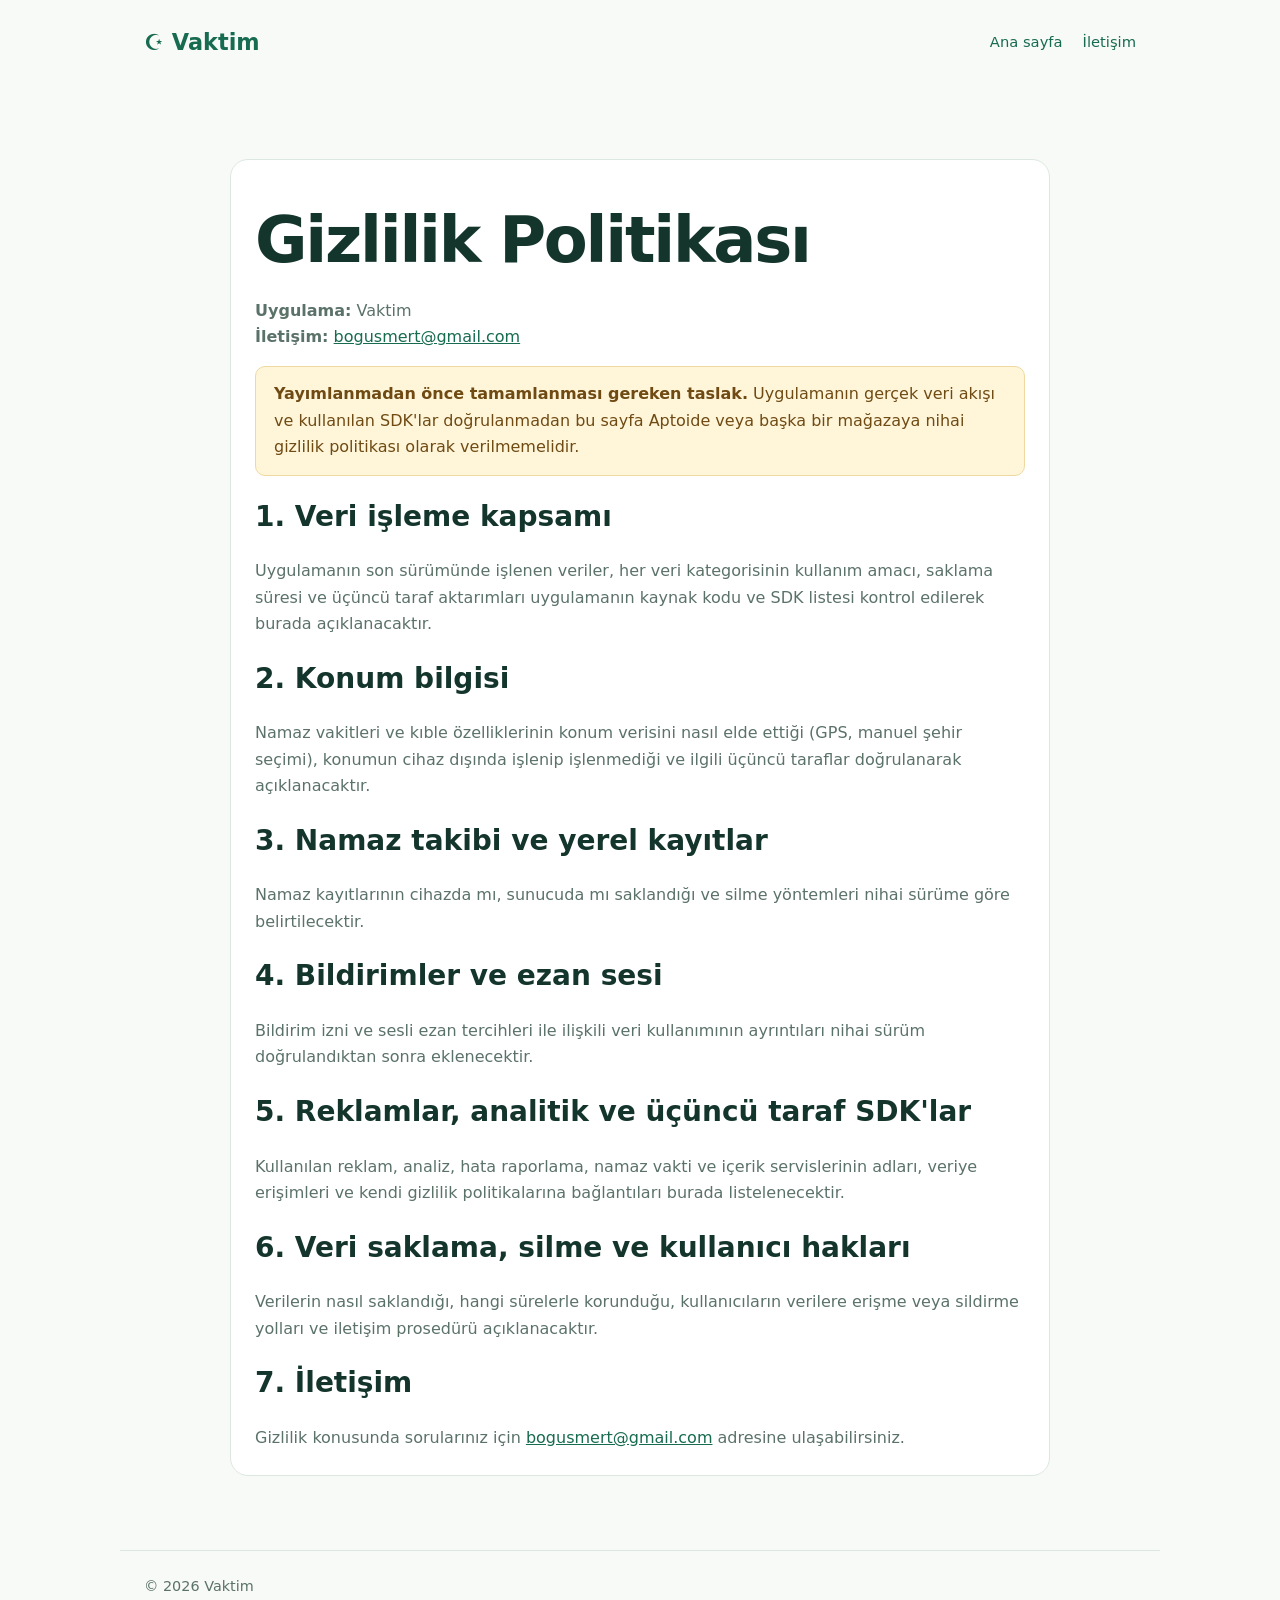
<file: index.html>
<!doctype html><html lang="tr"><head><meta charset="utf-8"><meta name="viewport" content="width=device-width,initial-scale=1"><title>Gizlilik Politikası | Vaktim</title><link rel="stylesheet" href="../styles.css"></head><body><header class="wrap"><a class="brand" href="../">☪ Vaktim</a><nav><a href="../">Ana sayfa</a><a href="mailto:bogusmert@gmail.com">İletişim</a></nav></header><main class="wrap"><article class="document"><h1>Gizlilik Politikası</h1><p><strong>Uygulama:</strong> Vaktim<br><strong>İletişim:</strong> <a href="mailto:bogusmert@gmail.com">bogusmert@gmail.com</a></p><p class="warning"><strong>Yayımlanmadan önce tamamlanması gereken taslak.</strong> Uygulamanın gerçek veri akışı ve kullanılan SDK'lar doğrulanmadan bu sayfa Aptoide veya başka bir mağazaya nihai gizlilik politikası olarak verilmemelidir.</p><h2>1. Veri işleme kapsamı</h2><p>Uygulamanın son sürümünde işlenen veriler, her veri kategorisinin kullanım amacı, saklama süresi ve üçüncü taraf aktarımları uygulamanın kaynak kodu ve SDK listesi kontrol edilerek burada açıklanacaktır.</p><h2>2. Konum bilgisi</h2><p>Namaz vakitleri ve kıble özelliklerinin konum verisini nasıl elde ettiği (GPS, manuel şehir seçimi), konumun cihaz dışında işlenip işlenmediği ve ilgili üçüncü taraflar doğrulanarak açıklanacaktır.</p><h2>3. Namaz takibi ve yerel kayıtlar</h2><p>Namaz kayıtlarının cihazda mı, sunucuda mı saklandığı ve silme yöntemleri nihai sürüme göre belirtilecektir.</p><h2>4. Bildirimler ve ezan sesi</h2><p>Bildirim izni ve sesli ezan tercihleri ile ilişkili veri kullanımının ayrıntıları nihai sürüm doğrulandıktan sonra eklenecektir.</p><h2>5. Reklamlar, analitik ve üçüncü taraf SDK'lar</h2><p>Kullanılan reklam, analiz, hata raporlama, namaz vakti ve içerik servislerinin adları, veriye erişimleri ve kendi gizlilik politikalarına bağlantıları burada listelenecektir.</p><h2>6. Veri saklama, silme ve kullanıcı hakları</h2><p>Verilerin nasıl saklandığı, hangi sürelerle korunduğu, kullanıcıların verilere erişme veya sildirme yolları ve iletişim prosedürü açıklanacaktır.</p><h2>7. İletişim</h2><p>Gizlilik konusunda sorularınız için <a href="mailto:bogusmert@gmail.com">bogusmert@gmail.com</a> adresine ulaşabilirsiniz.</p></article></main><footer class="wrap">© 2026 Vaktim</footer></body></html>
</file>
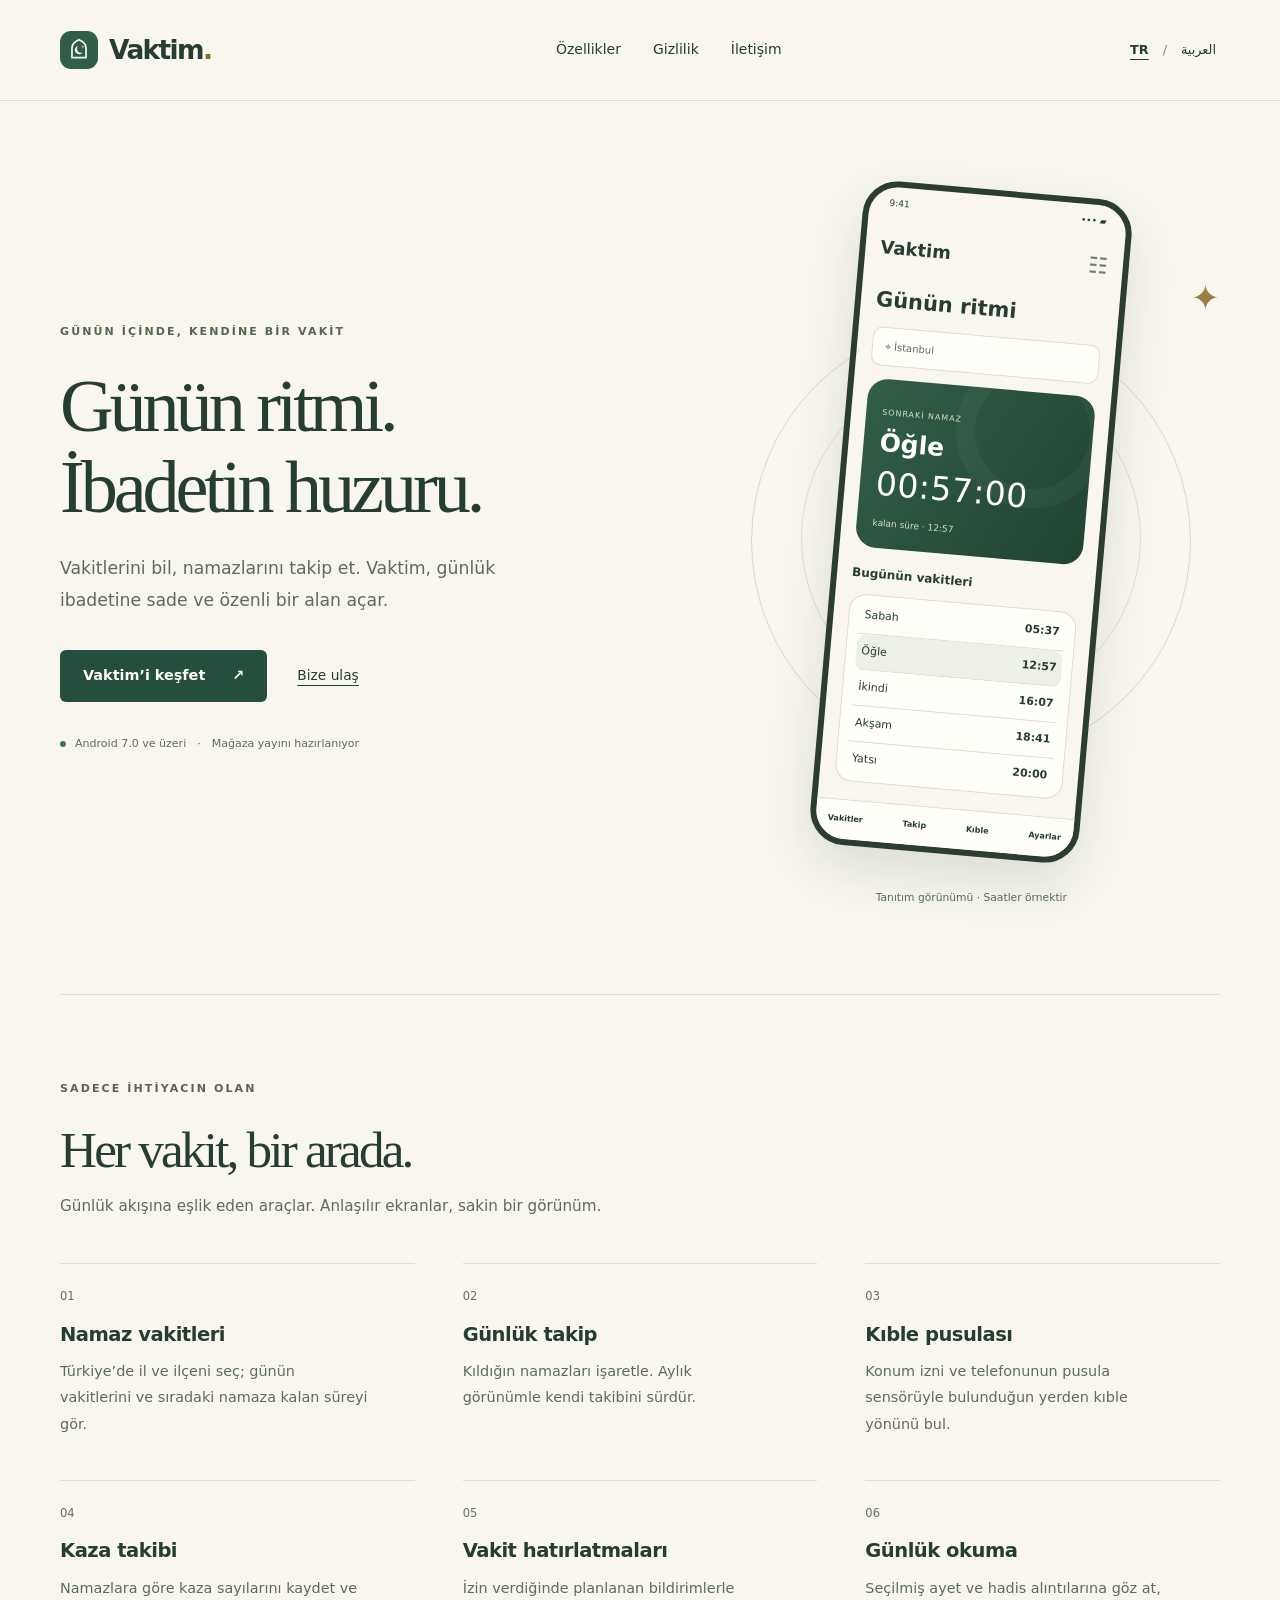
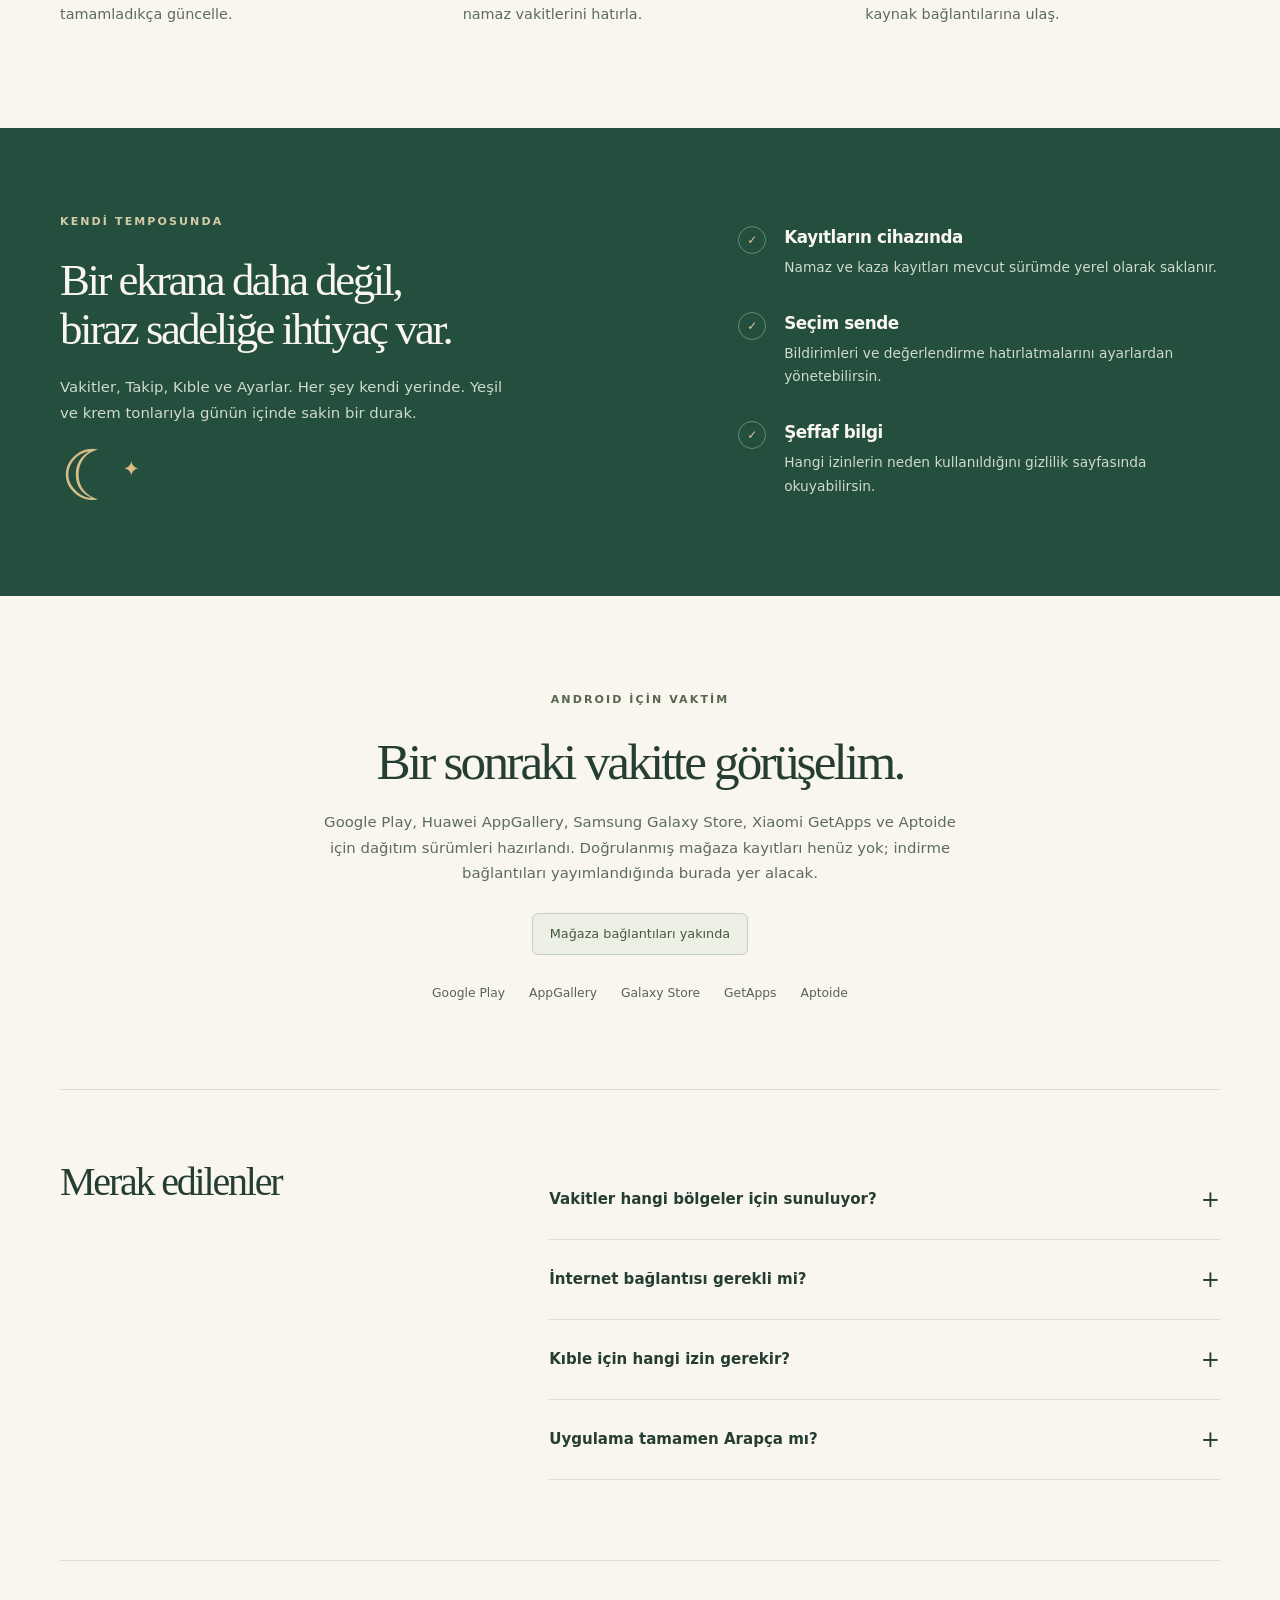
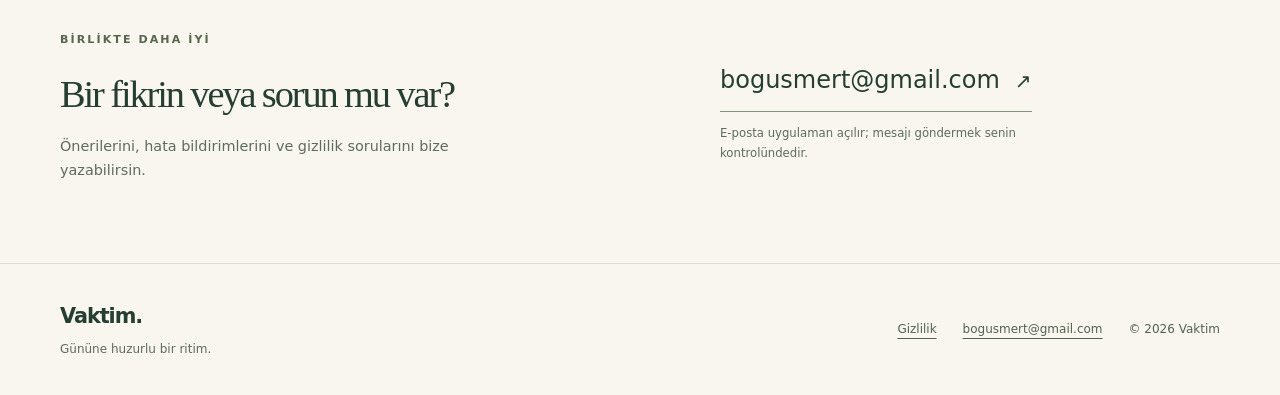
<file: docs/index.html>
<!doctype html>
<html lang="tr" dir="ltr">
<head>
<meta charset="utf-8"><meta name="viewport" content="width=device-width, initial-scale=1">
<title>Vaktim — Namaz vakitleri ve günlük namaz takibi</title><meta name="description" content="Vaktim ile Türkiye namaz vakitlerini görüntüle, günlük namazlarını ve kazalarını takip et, kıble yönünü bul. Android uygulamasını keşfet.">
<meta name="theme-color" content="#244e3d"><meta name="color-scheme" content="light">
<meta name="referrer" content="strict-origin-when-cross-origin">
<link rel="canonical" href="https://mertbogus.github.io/vaktim/">
<link rel="alternate" hreflang="tr" href="https://mertbogus.github.io/vaktim/">
<link rel="alternate" hreflang="ar" href="https://mertbogus.github.io/vaktim/ar/">
<link rel="alternate" hreflang="x-default" href="https://mertbogus.github.io/vaktim/">
<meta property="og:type" content="website"><meta property="og:title" content="Vaktim — Namaz vakitleri ve günlük namaz takibi">
<meta property="og:description" content="Vaktim ile Türkiye namaz vakitlerini görüntüle, günlük namazlarını ve kazalarını takip et, kıble yönünü bul. Android uygulamasını keşfet."><meta property="og:url" content="https://mertbogus.github.io/vaktim/">
<meta property="og:locale" content="tr_TR">
<meta property="og:image" content="https://mertbogus.github.io/vaktim/assets/social.png"><meta property="og:image:width" content="1200"><meta property="og:image:height" content="630"><meta property="og:image:alt" content="Vaktim">
<meta name="twitter:card" content="summary_large_image">
<link rel="icon" type="image/svg+xml" href="./assets/mark.svg">
<link rel="apple-touch-icon" href="./assets/icon.png">
<link rel="stylesheet" href="./assets/style.css">
<script type="application/ld+json">{"@context": "https://schema.org", "@type": "SoftwareApplication", "name": "Vaktim", "url": "https://mertbogus.github.io/vaktim/", "inLanguage": "tr", "description": "Vaktim ile Türkiye namaz vakitlerini görüntüle, günlük namazlarını ve kazalarını takip et, kıble yönünü bul. Android uygulamasını keşfet.", "operatingSystem": "Android 7.0+", "applicationCategory": "LifestyleApplication"}</script>
</head><body>
<a class="skip" href="#main">İçeriğe geç</a>
<header class="site-header"><div class="wrap header-inner">
<a class="brand" href="./" aria-label="Vaktim — Ana sayfa"><img src="./assets/mark.svg" width="38" height="38" alt=""><span dir="ltr">Vaktim<span class="brand-dot">.</span></span></a>
<nav class="navigation" aria-label="Ana gezinme">
<a href="./#features">Özellikler</a><a href="./privacy/" >Gizlilik</a><a href="./#contact">İletişim</a>
</nav><nav class="language" aria-label="Dil">
<a lang="tr" hreflang="tr" href="https://mertbogus.github.io/vaktim/" aria-current="page">TR</a><span aria-hidden="true">/</span><a lang="ar" hreflang="ar" href="./ar/" >العربية</a>
</nav></div></header>
<main id="main">
<section class="hero wrap" aria-labelledby="hero-title"><div class="hero-copy"><p class="eyebrow">GÜNÜN İÇİNDE, KENDİNE BİR VAKİT</p><h1 id="hero-title">Günün ritmi.<br>İbadetin huzuru.</h1><p class="hero-intro">Vakitlerini bil, namazlarını takip et. Vaktim, günlük ibadetine sade ve özenli bir alan açar.</p><div class="actions"><a class="button" href="#features">Vaktim’i keşfet<span aria-hidden="true">↗</span></a><a class="text-link" href="#contact">Bize ulaş</a></div><p class="availability"><span aria-hidden="true" class="status-dot"></span>Android 7.0 ve üzeri<span class="separator" aria-hidden="true">·</span>Mağaza yayını hazırlanıyor</p></div>
<figure class="hero-visual"><div class="orbit orbit-one" aria-hidden="true"></div><div class="orbit orbit-two" aria-hidden="true"></div><div class="visual-star" aria-hidden="true">✦</div>
<div class="phone"><div class="phone-bar" aria-hidden="true"><span>9:41</span><span>••• ▰</span></div><div class="phone-brand" dir="ltr">Vaktim <span aria-hidden="true">☷</span></div><p class="phone-title">Günün ritmi</p><p class="phone-place">⌖ İstanbul</p><div class="next-prayer"><span class="phone-eyebrow">SONRAKİ NAMAZ</span><strong>Öğle</strong><span class="countdown" dir="ltr">00:57:00</span><small>kalan süre · <bdi>12:57</bdi></small></div><p class="phone-section">Bugünün vakitleri</p><ul class="prayer-list"><li class=""><span>Sabah</span><b dir="ltr">05:37</b></li><li class="selected"><span>Öğle</span><b dir="ltr">12:57</b></li><li class=""><span>İkindi</span><b dir="ltr">16:07</b></li><li class=""><span>Akşam</span><b dir="ltr">18:41</b></li><li class=""><span>Yatsı</span><b dir="ltr">20:00</b></li></ul><div class="phone-tabs"><span>Vakitler</span><span>Takip</span><span>Kıble</span><span>Ayarlar</span></div></div>
<figcaption>Tanıtım görünümü · Saatler örnektir</figcaption></figure></section>
<section id="features" class="features-section wrap" aria-labelledby="features-title"><div class="section-intro"><p class="eyebrow">SADECE İHTİYACIN OLAN</p><h2 id="features-title">Her vakit, bir arada.</h2><p>Günlük akışına eşlik eden araçlar. Anlaşılır ekranlar, sakin bir görünüm.</p></div><div class="feature-grid"><article class="feature"><span class="feature-number" aria-hidden="true">01</span><h3>Namaz vakitleri</h3><p>Türkiye’de il ve ilçeni seç; günün vakitlerini ve sıradaki namaza kalan süreyi gör.</p></article><article class="feature"><span class="feature-number" aria-hidden="true">02</span><h3>Günlük takip</h3><p>Kıldığın namazları işaretle. Aylık görünümle kendi takibini sürdür.</p></article><article class="feature"><span class="feature-number" aria-hidden="true">03</span><h3>Kıble pusulası</h3><p>Konum izni ve telefonunun pusula sensörüyle bulunduğun yerden kıble yönünü bul.</p></article><article class="feature"><span class="feature-number" aria-hidden="true">04</span><h3>Kaza takibi</h3><p>Namazlara göre kaza sayılarını kaydet ve tamamladıkça güncelle.</p></article><article class="feature"><span class="feature-number" aria-hidden="true">05</span><h3>Vakit hatırlatmaları</h3><p>İzin verdiğinde planlanan bildirimlerle namaz vakitlerini hatırla.</p></article><article class="feature"><span class="feature-number" aria-hidden="true">06</span><h3>Günlük okuma</h3><p>Seçilmiş ayet ve hadis alıntılarına göz at, kaynak bağlantılarına ulaş.</p></article></div></section>
<section class="quiet-section"><div class="wrap quiet-grid"><div><p class="eyebrow">KENDİ TEMPOSUNDA</p><h2>Bir ekrana daha değil,<br>biraz sadeliğe ihtiyaç var.</h2><p class="quiet-text">Vakitler, Takip, Kıble ve Ayarlar. Her şey kendi yerinde. Yeşil ve krem tonlarıyla günün içinde sakin bir durak.</p><div class="quiet-symbol" aria-hidden="true"><span>☾</span><i>✦</i></div></div><ul class="principles"><li><span class="check" aria-hidden="true">✓</span><div><h3>Kayıtların cihazında</h3><p>Namaz ve kaza kayıtları mevcut sürümde yerel olarak saklanır.</p></div></li><li><span class="check" aria-hidden="true">✓</span><div><h3>Seçim sende</h3><p>Bildirimleri ve değerlendirme hatırlatmalarını ayarlardan yönetebilirsin.</p></div></li><li><span class="check" aria-hidden="true">✓</span><div><h3>Şeffaf bilgi</h3><p>Hangi izinlerin neden kullanıldığını gizlilik sayfasında okuyabilirsin.</p></div></li></ul></div></section>
<section class="download-section wrap" aria-labelledby="download-title"><p class="eyebrow">ANDROID İÇİN VAKTİM</p><h2 id="download-title">Bir sonraki vakitte görüşelim.</h2><p>Google Play, Huawei AppGallery, Samsung Galaxy Store, Xiaomi GetApps ve Aptoide için dağıtım sürümleri hazırlandı. Doğrulanmış mağaza kayıtları henüz yok; indirme bağlantıları yayımlandığında burada yer alacak.</p><span class="coming-soon">Mağaza bağlantıları yakında</span><ul class="store-list" aria-label="Planlanan dağıtım mağazaları"><li>Google Play</li><li>AppGallery</li><li>Galaxy Store</li><li>GetApps</li><li>Aptoide</li></ul></section>
<section class="faq-section wrap" aria-labelledby="faq-title"><h2 id="faq-title">Merak edilenler</h2><div class="faq-list"><details><summary>Vakitler hangi bölgeler için sunuluyor?<span aria-hidden="true">+</span></summary><p>Mevcut sürüm Türkiye’de il ve ilçe seçimiyle vakit gösterir. Vakitler eMushaf servisinden alınır; Türkiye saatine göre sunulur. Dünya genelinde vakit desteği henüz doğrulanmadı.</p></details><details><summary>İnternet bağlantısı gerekli mi?<span aria-hidden="true">+</span></summary><p>Vakitleri ilk kez almak ve güncellemek için internet gerekir. Uygun tarih için daha önce alınmış veriler varsa önbellek kullanılabilir. Yerel namaz ve kaza kayıtları internet gerektirmez.</p></details><details><summary>Kıble için hangi izin gerekir?<span aria-hidden="true">+</span></summary><p>Konum izni gerekir; pusula için uyumlu bir sensör bulunmalıdır. Manyetik alanlar ve sensör kalibrasyonu doğruluğu etkileyebilir.</p></details><details><summary>Uygulama tamamen Arapça mı?<span aria-hidden="true">+</span></summary><p>Bu web sitesi Türkçe ve Arapçadır. Uygulamadaki değerlendirme, geri bildirim ve gezinme metinleri Arapça destekler; tüm uygulamanın Arapça çevirisi henüz tamamlanmadı.</p></details></div></section>
<section id="contact" class="contact-section wrap" aria-labelledby="contact-title"><div><p class="eyebrow">BİRLİKTE DAHA İYİ</p><h2 id="contact-title">Bir fikrin veya sorun mu var?</h2><p>Önerilerini, hata bildirimlerini ve gizlilik sorularını bize yazabilirsin.</p></div><div><a class="email-link" href="mailto:bogusmert@gmail.com" dir="ltr">bogusmert@gmail.com<span aria-hidden="true">↗</span></a><p class="contact-note">E-posta uygulaman açılır; mesajı göndermek senin kontrolündedir.</p></div></section>
</main>
<footer class="site-footer"><div class="wrap footer-inner"><div><a class="footer-brand" href="./" dir="ltr">Vaktim.</a><p>Gününe huzurlu bir ritim.</p></div><div class="footer-links"><a href="./privacy/">Gizlilik</a><a href="mailto:bogusmert@gmail.com" dir="ltr">bogusmert@gmail.com</a><span>© 2026 Vaktim</span></div></div></footer>
</body></html>
</file>
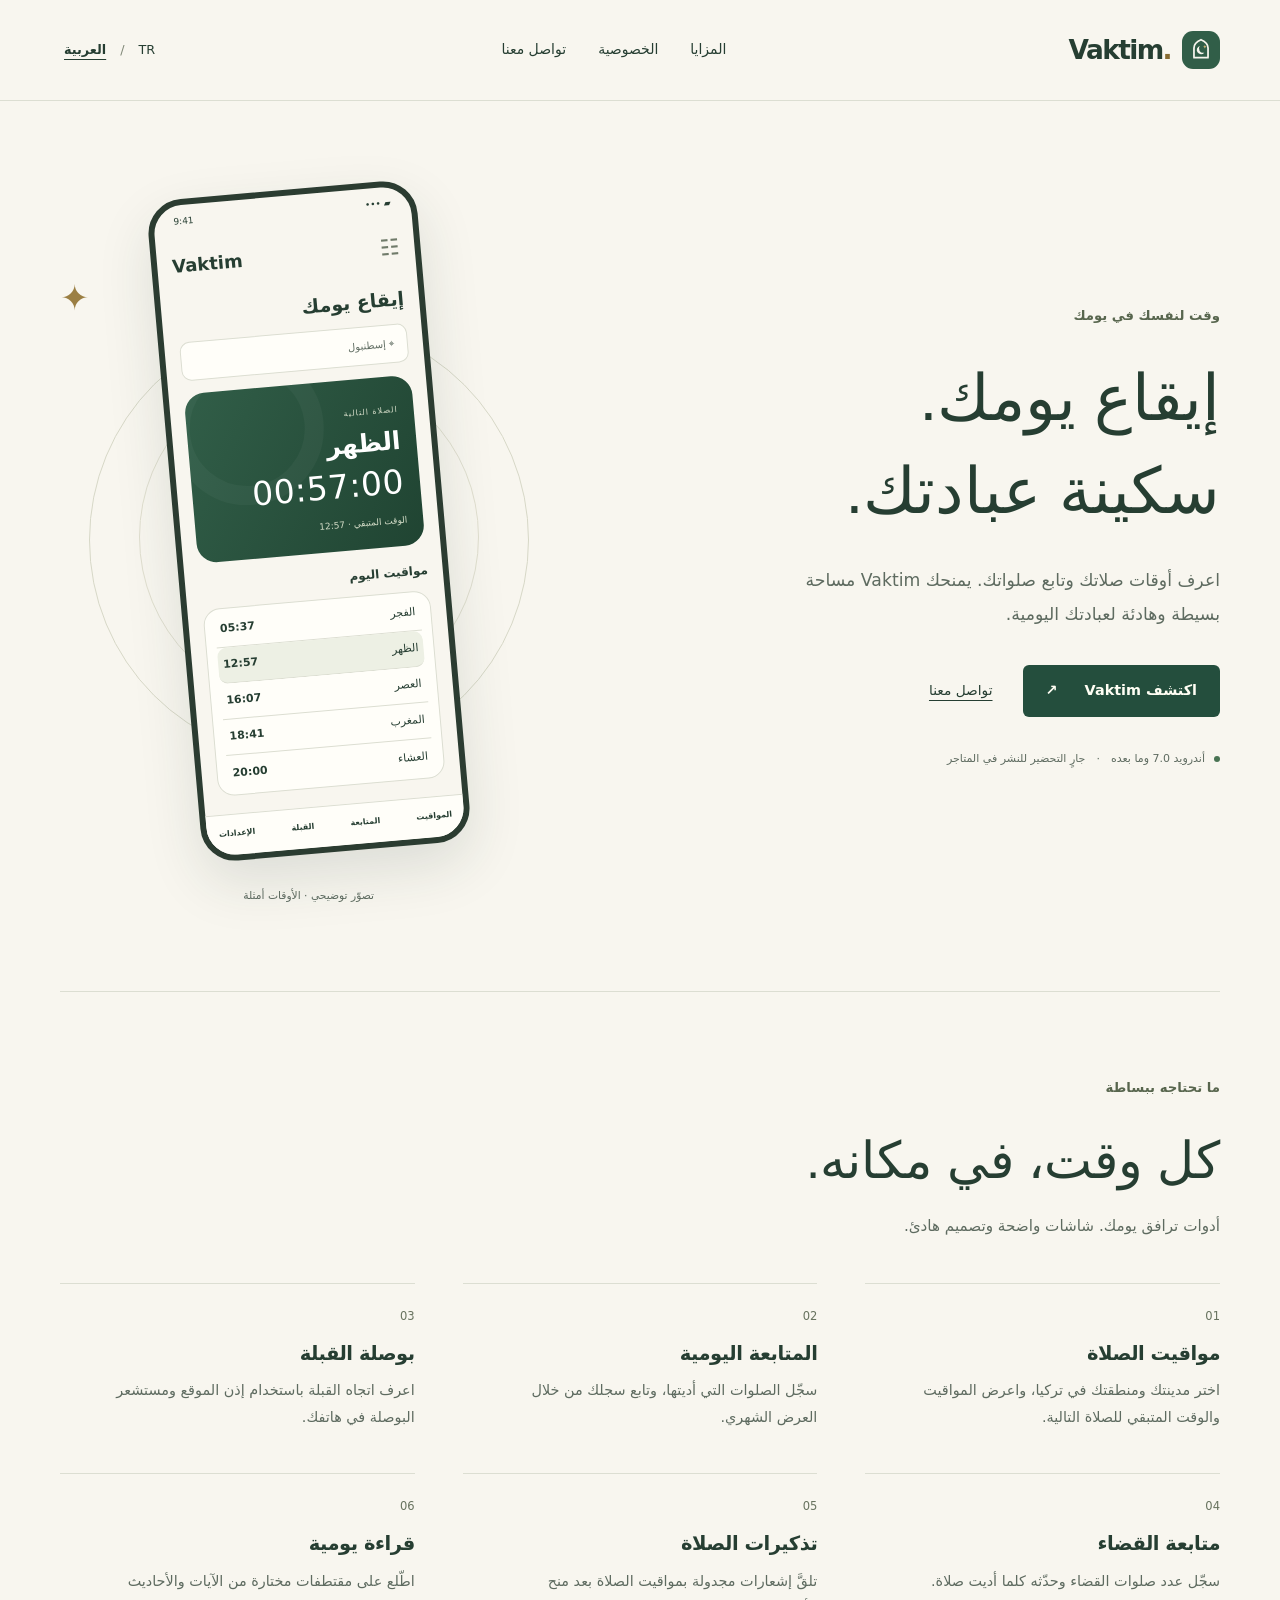
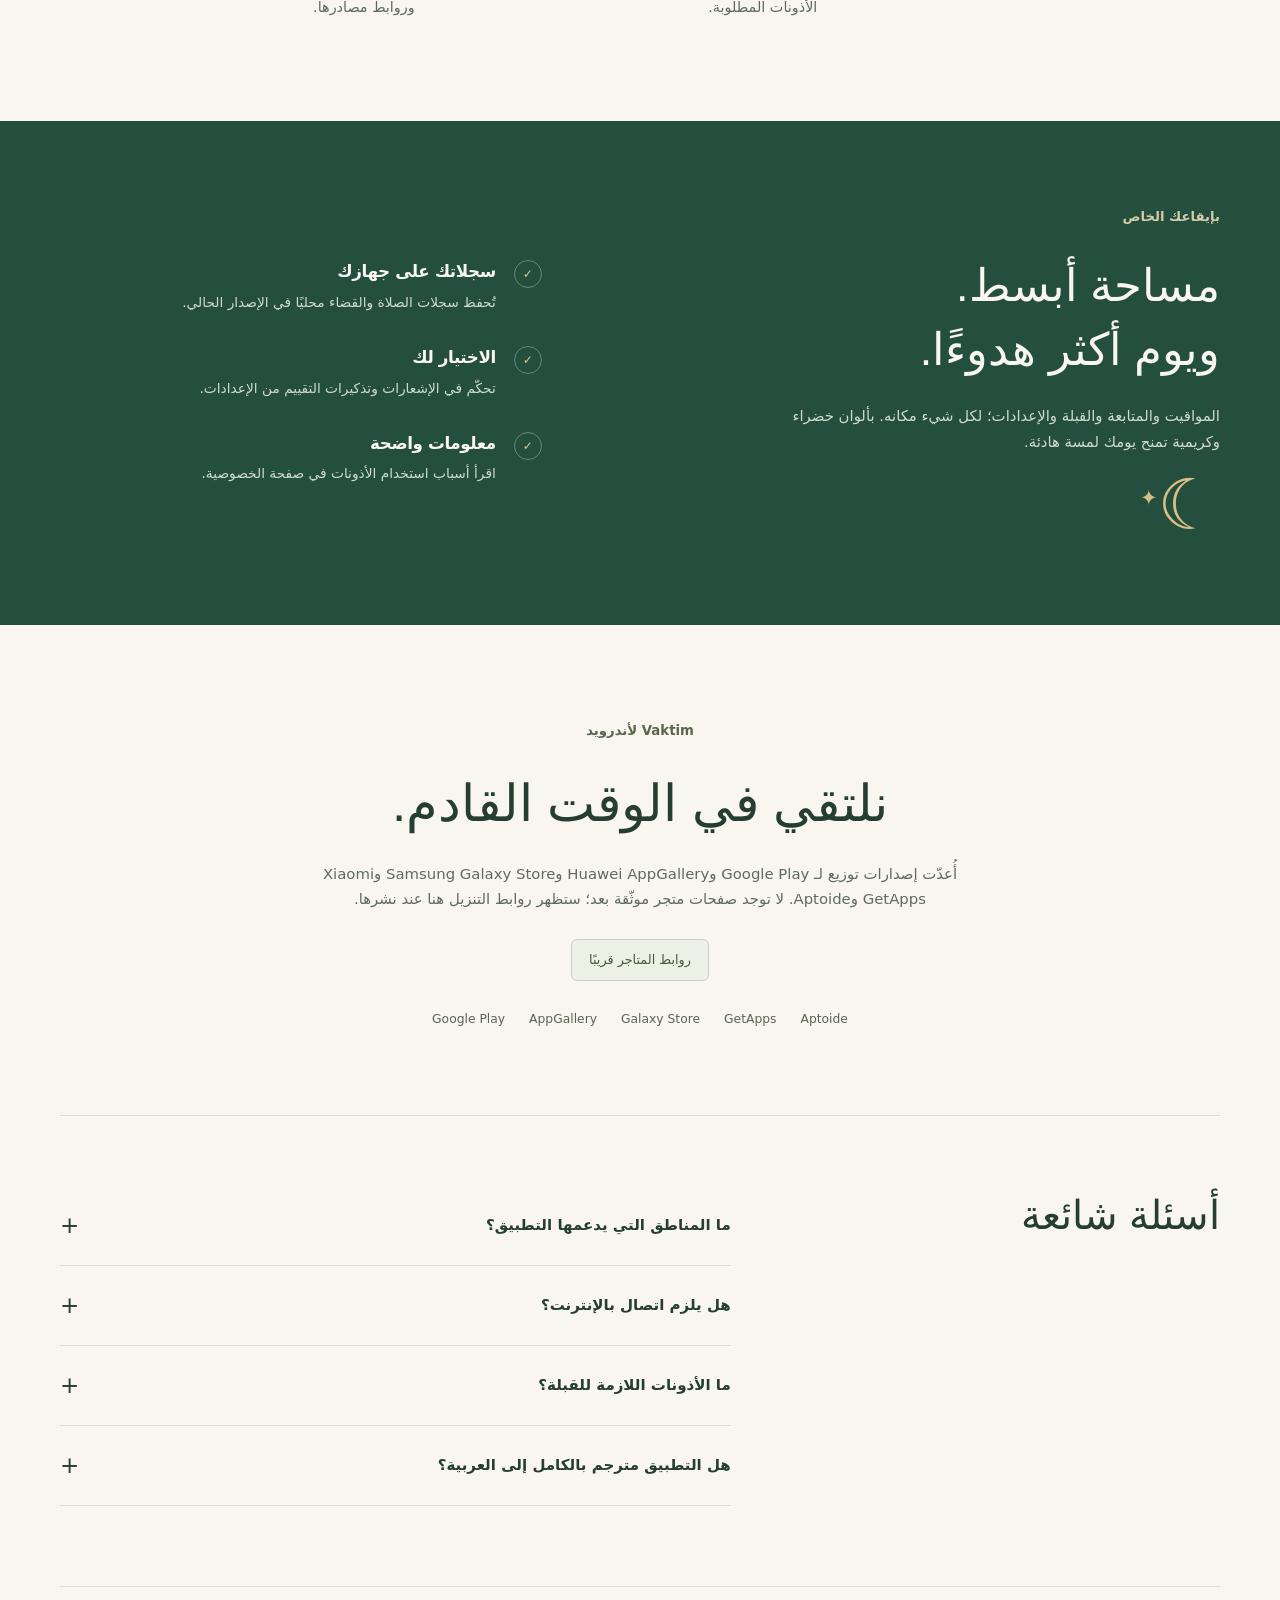
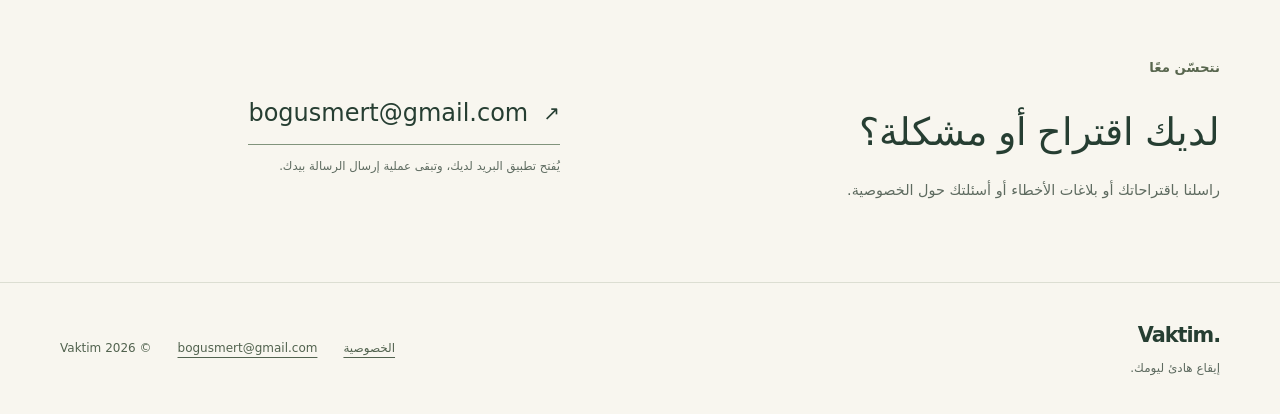
<file: docs/ar/index.html>
<!doctype html>
<html lang="ar" dir="rtl">
<head>
<meta charset="utf-8"><meta name="viewport" content="width=device-width, initial-scale=1">
<title>Vaktim — مواقيت الصلاة ومتابعة الصلوات اليومية</title><meta name="description" content="اكتشف Vaktim لأندرويد: مواقيت الصلاة في تركيا، متابعة الصلوات والقضاء، وتحديد اتجاه القبلة. معلومات التطبيق والخصوصية والتواصل.">
<meta name="theme-color" content="#244e3d"><meta name="color-scheme" content="light">
<meta name="referrer" content="strict-origin-when-cross-origin">
<link rel="canonical" href="https://mertbogus.github.io/vaktim/ar/">
<link rel="alternate" hreflang="tr" href="https://mertbogus.github.io/vaktim/">
<link rel="alternate" hreflang="ar" href="https://mertbogus.github.io/vaktim/ar/">
<link rel="alternate" hreflang="x-default" href="https://mertbogus.github.io/vaktim/">
<meta property="og:type" content="website"><meta property="og:title" content="Vaktim — مواقيت الصلاة ومتابعة الصلوات اليومية">
<meta property="og:description" content="اكتشف Vaktim لأندرويد: مواقيت الصلاة في تركيا، متابعة الصلوات والقضاء، وتحديد اتجاه القبلة. معلومات التطبيق والخصوصية والتواصل."><meta property="og:url" content="https://mertbogus.github.io/vaktim/ar/">
<meta property="og:locale" content="ar_AR">
<meta property="og:image" content="https://mertbogus.github.io/vaktim/assets/social.png"><meta property="og:image:width" content="1200"><meta property="og:image:height" content="630"><meta property="og:image:alt" content="Vaktim">
<meta name="twitter:card" content="summary_large_image">
<link rel="icon" type="image/svg+xml" href="../assets/mark.svg">
<link rel="apple-touch-icon" href="../assets/icon.png">
<link rel="stylesheet" href="../assets/style.css">
<script type="application/ld+json">{"@context": "https://schema.org", "@type": "SoftwareApplication", "name": "Vaktim", "url": "https://mertbogus.github.io/vaktim/ar/", "inLanguage": "ar", "description": "اكتشف Vaktim لأندرويد: مواقيت الصلاة في تركيا، متابعة الصلوات والقضاء، وتحديد اتجاه القبلة. معلومات التطبيق والخصوصية والتواصل.", "operatingSystem": "Android 7.0+", "applicationCategory": "LifestyleApplication"}</script>
</head><body>
<a class="skip" href="#main">انتقل إلى المحتوى</a>
<header class="site-header"><div class="wrap header-inner">
<a class="brand" href="../ar/" aria-label="Vaktim — الرئيسية"><img src="../assets/mark.svg" width="38" height="38" alt=""><span dir="ltr">Vaktim<span class="brand-dot">.</span></span></a>
<nav class="navigation" aria-label="التنقل الرئيسي">
<a href="../ar/#features">المزايا</a><a href="../ar/privacy/" >الخصوصية</a><a href="../ar/#contact">تواصل معنا</a>
</nav><nav class="language" aria-label="اللغة">
<a lang="tr" hreflang="tr" href="../" >TR</a><span aria-hidden="true">/</span><a lang="ar" hreflang="ar" href="https://mertbogus.github.io/vaktim/ar/" aria-current="page">العربية</a>
</nav></div></header>
<main id="main">
<section class="hero wrap" aria-labelledby="hero-title"><div class="hero-copy"><p class="eyebrow">وقت لنفسك في يومك</p><h1 id="hero-title">إيقاع يومك.<br>سكينة عبادتك.</h1><p class="hero-intro">اعرف أوقات صلاتك وتابع صلواتك. يمنحك Vaktim مساحة بسيطة وهادئة لعبادتك اليومية.</p><div class="actions"><a class="button" href="#features">اكتشف Vaktim<span aria-hidden="true">↗</span></a><a class="text-link" href="#contact">تواصل معنا</a></div><p class="availability"><span aria-hidden="true" class="status-dot"></span>أندرويد 7.0 وما بعده<span class="separator" aria-hidden="true">·</span>جارٍ التحضير للنشر في المتاجر</p></div>
<figure class="hero-visual"><div class="orbit orbit-one" aria-hidden="true"></div><div class="orbit orbit-two" aria-hidden="true"></div><div class="visual-star" aria-hidden="true">✦</div>
<div class="phone"><div class="phone-bar" aria-hidden="true"><span>9:41</span><span>••• ▰</span></div><div class="phone-brand" dir="ltr">Vaktim <span aria-hidden="true">☷</span></div><p class="phone-title">إيقاع يومك</p><p class="phone-place">⌖ إسطنبول</p><div class="next-prayer"><span class="phone-eyebrow">الصلاة التالية</span><strong>الظهر</strong><span class="countdown" dir="ltr">00:57:00</span><small>الوقت المتبقي · <bdi>12:57</bdi></small></div><p class="phone-section">مواقيت اليوم</p><ul class="prayer-list"><li class=""><span>الفجر</span><b dir="ltr">05:37</b></li><li class="selected"><span>الظهر</span><b dir="ltr">12:57</b></li><li class=""><span>العصر</span><b dir="ltr">16:07</b></li><li class=""><span>المغرب</span><b dir="ltr">18:41</b></li><li class=""><span>العشاء</span><b dir="ltr">20:00</b></li></ul><div class="phone-tabs"><span>المواقيت</span><span>المتابعة</span><span>القبلة</span><span>الإعدادات</span></div></div>
<figcaption>تصوّر توضيحي · الأوقات أمثلة</figcaption></figure></section>
<section id="features" class="features-section wrap" aria-labelledby="features-title"><div class="section-intro"><p class="eyebrow">ما تحتاجه ببساطة</p><h2 id="features-title">كل وقت، في مكانه.</h2><p>أدوات ترافق يومك. شاشات واضحة وتصميم هادئ.</p></div><div class="feature-grid"><article class="feature"><span class="feature-number" aria-hidden="true">01</span><h3>مواقيت الصلاة</h3><p>اختر مدينتك ومنطقتك في تركيا، واعرض المواقيت والوقت المتبقي للصلاة التالية.</p></article><article class="feature"><span class="feature-number" aria-hidden="true">02</span><h3>المتابعة اليومية</h3><p>سجّل الصلوات التي أديتها، وتابع سجلك من خلال العرض الشهري.</p></article><article class="feature"><span class="feature-number" aria-hidden="true">03</span><h3>بوصلة القبلة</h3><p>اعرف اتجاه القبلة باستخدام إذن الموقع ومستشعر البوصلة في هاتفك.</p></article><article class="feature"><span class="feature-number" aria-hidden="true">04</span><h3>متابعة القضاء</h3><p>سجّل عدد صلوات القضاء وحدّثه كلما أديت صلاة.</p></article><article class="feature"><span class="feature-number" aria-hidden="true">05</span><h3>تذكيرات الصلاة</h3><p>تلقَّ إشعارات مجدولة بمواقيت الصلاة بعد منح الأذونات المطلوبة.</p></article><article class="feature"><span class="feature-number" aria-hidden="true">06</span><h3>قراءة يومية</h3><p>اطّلع على مقتطفات مختارة من الآيات والأحاديث وروابط مصادرها.</p></article></div></section>
<section class="quiet-section"><div class="wrap quiet-grid"><div><p class="eyebrow">بإيقاعك الخاص</p><h2>مساحة أبسط.<br>ويوم أكثر هدوءًا.</h2><p class="quiet-text">المواقيت والمتابعة والقبلة والإعدادات؛ لكل شيء مكانه. بألوان خضراء وكريمية تمنح يومك لمسة هادئة.</p><div class="quiet-symbol" aria-hidden="true"><span>☾</span><i>✦</i></div></div><ul class="principles"><li><span class="check" aria-hidden="true">✓</span><div><h3>سجلاتك على جهازك</h3><p>تُحفظ سجلات الصلاة والقضاء محليًا في الإصدار الحالي.</p></div></li><li><span class="check" aria-hidden="true">✓</span><div><h3>الاختيار لك</h3><p>تحكّم في الإشعارات وتذكيرات التقييم من الإعدادات.</p></div></li><li><span class="check" aria-hidden="true">✓</span><div><h3>معلومات واضحة</h3><p>اقرأ أسباب استخدام الأذونات في صفحة الخصوصية.</p></div></li></ul></div></section>
<section class="download-section wrap" aria-labelledby="download-title"><p class="eyebrow">Vaktim لأندرويد</p><h2 id="download-title">نلتقي في الوقت القادم.</h2><p>أُعدّت إصدارات توزيع لـ Google Play وHuawei AppGallery وSamsung Galaxy Store وXiaomi GetApps وAptoide. لا توجد صفحات متجر موثّقة بعد؛ ستظهر روابط التنزيل هنا عند نشرها.</p><span class="coming-soon">روابط المتاجر قريبًا</span><ul class="store-list" aria-label="متاجر التوزيع المخطط لها"><li>Google Play</li><li>AppGallery</li><li>Galaxy Store</li><li>GetApps</li><li>Aptoide</li></ul></section>
<section class="faq-section wrap" aria-labelledby="faq-title"><h2 id="faq-title">أسئلة شائعة</h2><div class="faq-list"><details><summary>ما المناطق التي يدعمها التطبيق؟<span aria-hidden="true">+</span></summary><p>يعرض الإصدار الحالي المواقيت لمدن ومناطق تركيا من خدمة eMushaf وفق توقيت تركيا. لم يُتحقّق بعد من دعم المواقيت عالميًا.</p></details><details><summary>هل يلزم اتصال بالإنترنت؟<span aria-hidden="true">+</span></summary><p>يلزم الإنترنت لجلب المواقيت لأول مرة وتحديثها. يمكن استخدام بيانات مخزّنة سابقًا للتاريخ المطلوب عند توفرها. لا تتطلب سجلات الصلاة والقضاء المحلية اتصالًا بالإنترنت.</p></details><details><summary>ما الأذونات اللازمة للقبلة؟<span aria-hidden="true">+</span></summary><p>يلزم إذن الموقع ومستشعر بوصلة متوافق. قد تؤثر المجالات المغناطيسية ومعايرة المستشعر في الدقة.</p></details><details><summary>هل التطبيق مترجم بالكامل إلى العربية؟<span aria-hidden="true">+</span></summary><p>هذا الموقع متاح بالتركية والعربية. يدعم التطبيق العربية في نصوص التقييم والملاحظات والتنقل، لكن ترجمة جميع شاشاته لم تكتمل بعد.</p></details></div></section>
<section id="contact" class="contact-section wrap" aria-labelledby="contact-title"><div><p class="eyebrow">نتحسّن معًا</p><h2 id="contact-title">لديك اقتراح أو مشكلة؟</h2><p>راسلنا باقتراحاتك أو بلاغات الأخطاء أو أسئلتك حول الخصوصية.</p></div><div><a class="email-link" href="mailto:bogusmert@gmail.com" dir="ltr">bogusmert@gmail.com<span aria-hidden="true">↗</span></a><p class="contact-note">يُفتح تطبيق البريد لديك، وتبقى عملية إرسال الرسالة بيدك.</p></div></section>
</main>
<footer class="site-footer"><div class="wrap footer-inner"><div><a class="footer-brand" href="../ar/" dir="ltr">Vaktim.</a><p>إيقاع هادئ ليومك.</p></div><div class="footer-links"><a href="../ar/privacy/">الخصوصية</a><a href="mailto:bogusmert@gmail.com" dir="ltr">bogusmert@gmail.com</a><span>© 2026 Vaktim</span></div></div></footer>
</body></html>
</file>
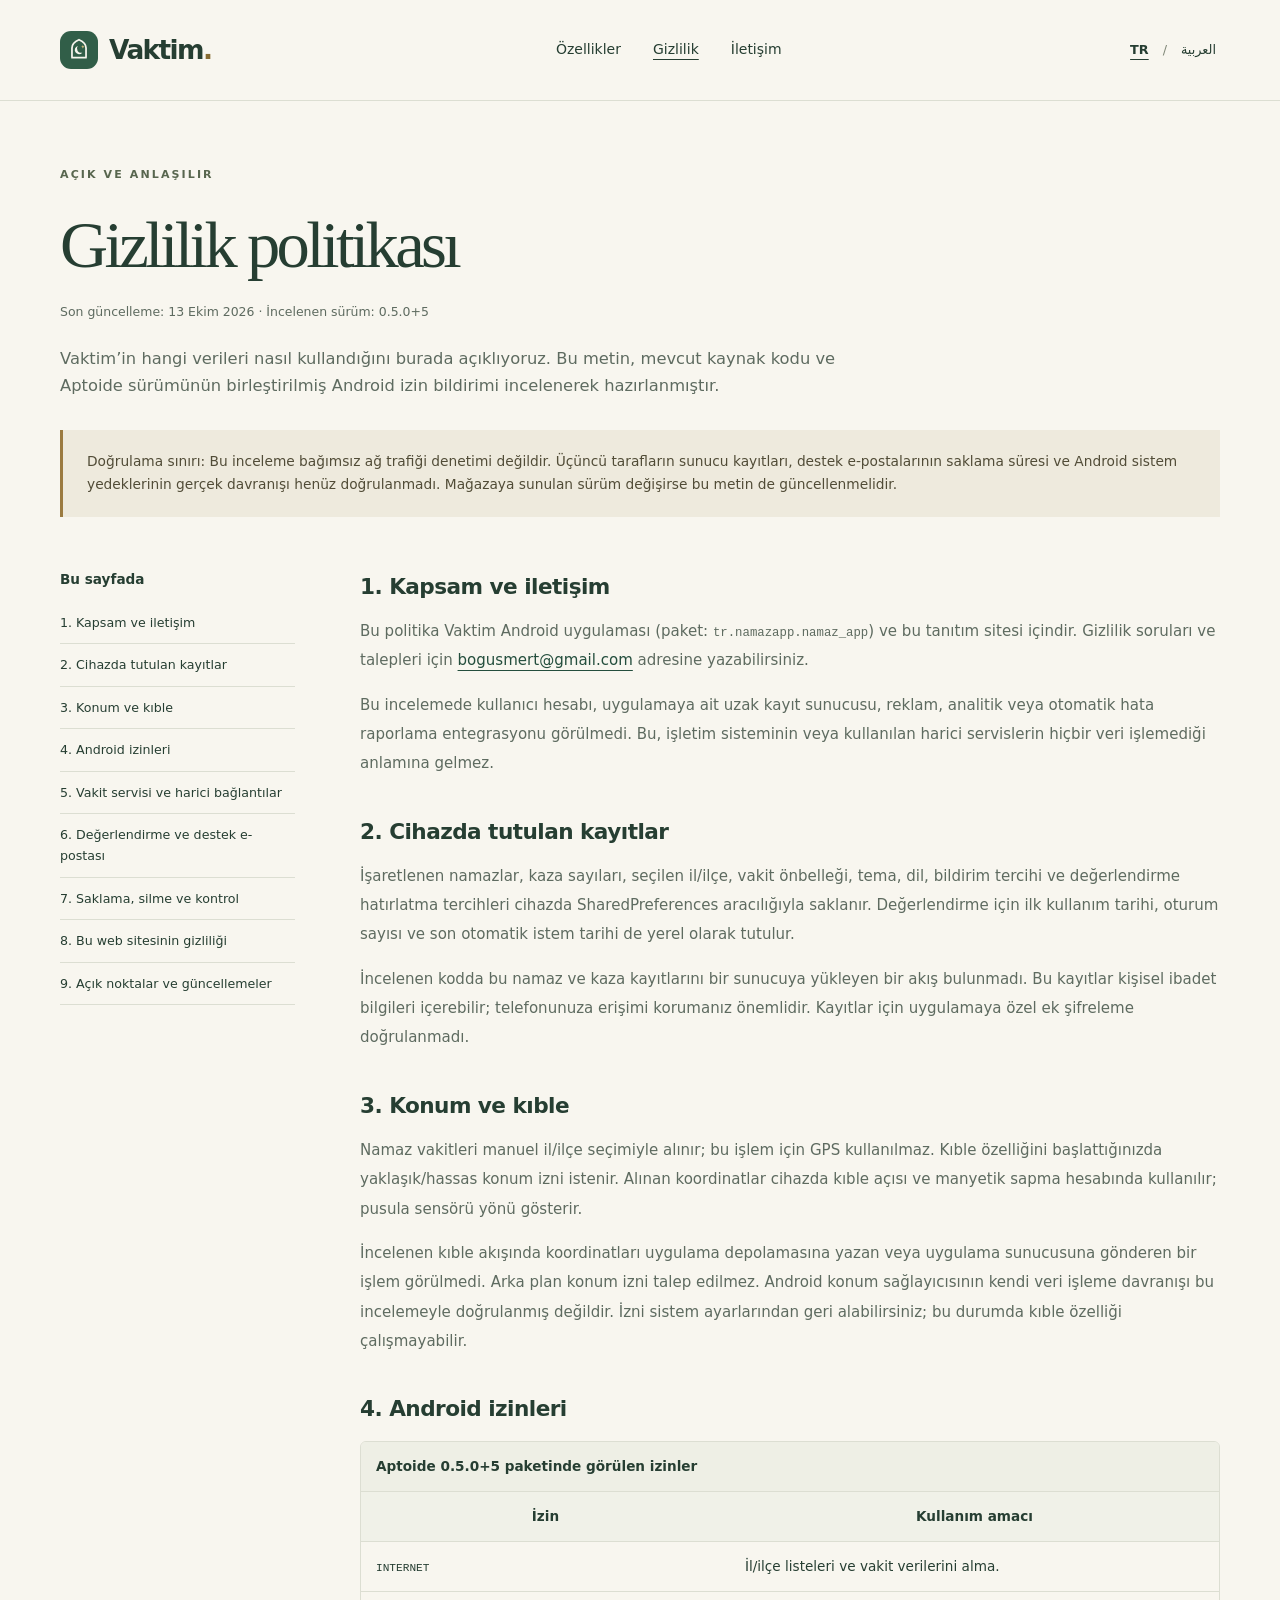
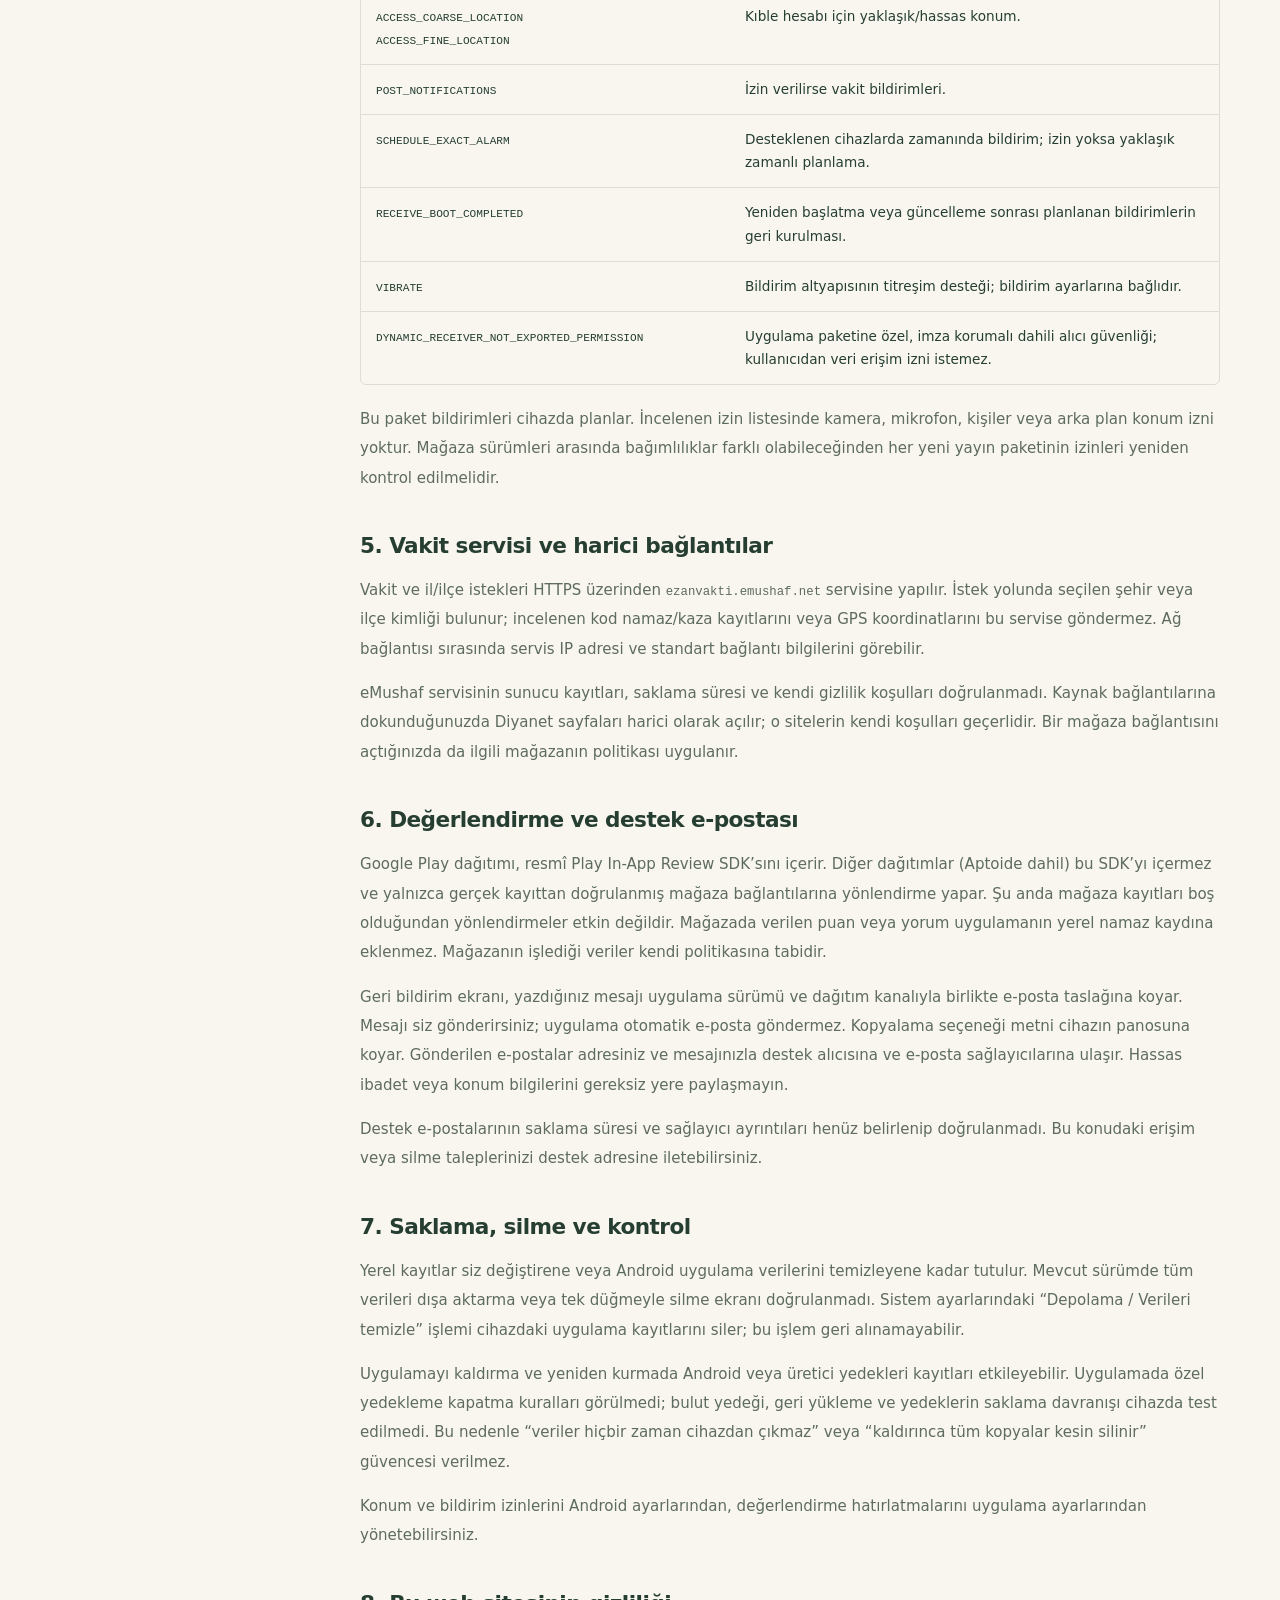
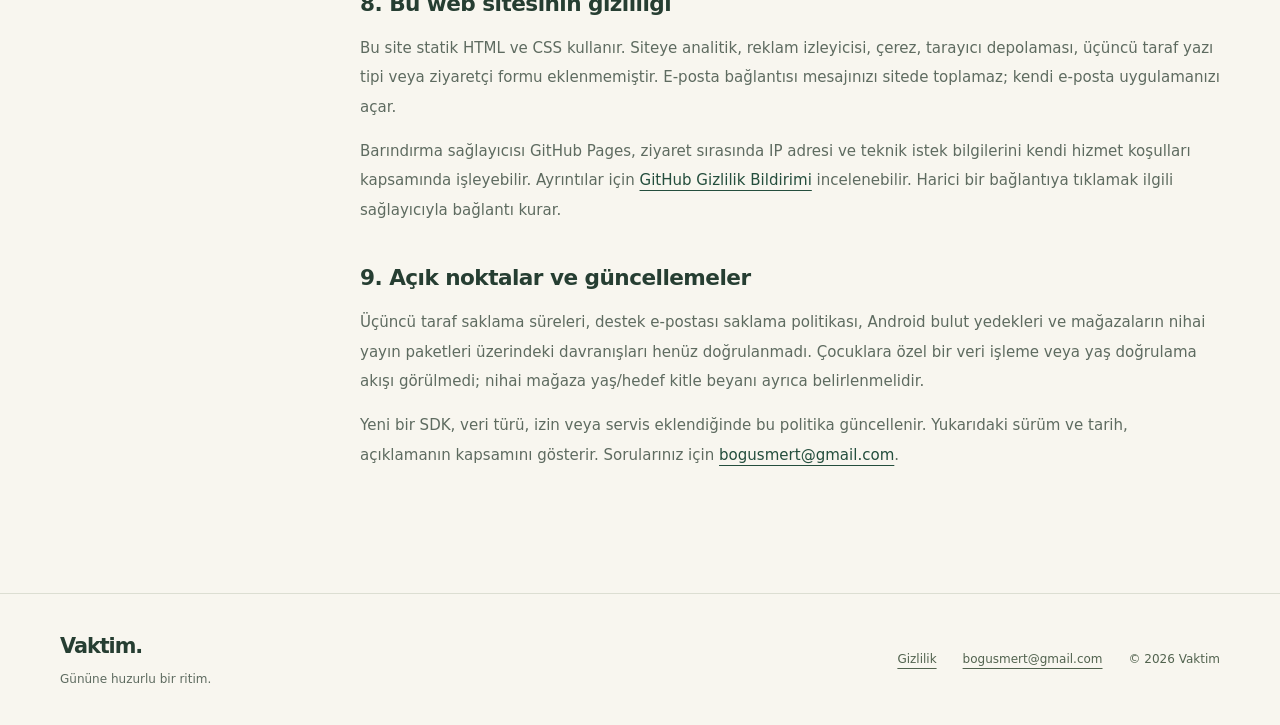
<file: docs/privacy/index.html>
<!doctype html>
<html lang="tr" dir="ltr">
<head>
<meta charset="utf-8"><meta name="viewport" content="width=device-width, initial-scale=1">
<title>Gizlilik Politikası | Vaktim</title><meta name="description" content="Vaktim Android uygulamasının izinleri, yerel kayıtları, konum kullanımı, üçüncü taraf servisleri ve gizlilik bilgileri.">
<meta name="theme-color" content="#244e3d"><meta name="color-scheme" content="light">
<meta name="referrer" content="strict-origin-when-cross-origin">
<link rel="canonical" href="https://mertbogus.github.io/vaktim/privacy/">
<link rel="alternate" hreflang="tr" href="https://mertbogus.github.io/vaktim/privacy/">
<link rel="alternate" hreflang="ar" href="https://mertbogus.github.io/vaktim/ar/privacy/">
<link rel="alternate" hreflang="x-default" href="https://mertbogus.github.io/vaktim/privacy/">
<meta property="og:type" content="website"><meta property="og:title" content="Gizlilik Politikası | Vaktim">
<meta property="og:description" content="Vaktim Android uygulamasının izinleri, yerel kayıtları, konum kullanımı, üçüncü taraf servisleri ve gizlilik bilgileri."><meta property="og:url" content="https://mertbogus.github.io/vaktim/privacy/">
<meta property="og:locale" content="tr_TR">
<meta property="og:image" content="https://mertbogus.github.io/vaktim/assets/social.png"><meta property="og:image:width" content="1200"><meta property="og:image:height" content="630"><meta property="og:image:alt" content="Vaktim">
<meta name="twitter:card" content="summary_large_image">
<link rel="icon" type="image/svg+xml" href="../assets/mark.svg">
<link rel="apple-touch-icon" href="../assets/icon.png">
<link rel="stylesheet" href="../assets/style.css">
<script type="application/ld+json">{"@context": "https://schema.org", "@type": "WebPage", "name": "Vaktim", "url": "https://mertbogus.github.io/vaktim/privacy/", "inLanguage": "tr", "description": "Vaktim Android uygulamasının izinleri, yerel kayıtları, konum kullanımı, üçüncü taraf servisleri ve gizlilik bilgileri."}</script>
</head><body>
<a class="skip" href="#main">İçeriğe geç</a>
<header class="site-header"><div class="wrap header-inner">
<a class="brand" href="../" aria-label="Vaktim — Ana sayfa"><img src="../assets/mark.svg" width="38" height="38" alt=""><span dir="ltr">Vaktim<span class="brand-dot">.</span></span></a>
<nav class="navigation" aria-label="Ana gezinme">
<a href="../#features">Özellikler</a><a href="../privacy/" aria-current="page">Gizlilik</a><a href="../#contact">İletişim</a>
</nav><nav class="language" aria-label="Dil">
<a lang="tr" hreflang="tr" href="https://mertbogus.github.io/vaktim/privacy/" aria-current="page">TR</a><span aria-hidden="true">/</span><a lang="ar" hreflang="ar" href="../ar/privacy/" >العربية</a>
</nav></div></header>
<main id="main" class="wrap policy-main"><div class="policy-heading"><p class="eyebrow">AÇIK VE ANLAŞILIR</p><h1>Gizlilik politikası</h1><p class="updated">Son güncelleme: 13 Ekim 2026 · İncelenen sürüm: 0.5.0+5</p><p class="policy-summary">Vaktim’in hangi verileri nasıl kullandığını burada açıklıyoruz. Bu metin, mevcut kaynak kodu ve Aptoide sürümünün birleştirilmiş Android izin bildirimi incelenerek hazırlanmıştır.</p></div><aside class="verification-note"><p>Doğrulama sınırı: Bu inceleme bağımsız ağ trafiği denetimi değildir. Üçüncü tarafların sunucu kayıtları, destek e-postalarının saklama süresi ve Android sistem yedeklerinin gerçek davranışı henüz doğrulanmadı. Mağazaya sunulan sürüm değişirse bu metin de güncellenmelidir.</p></aside><div class="policy-grid"><nav class="policy-toc" aria-label="Bu sayfada"><h2>Bu sayfada</h2><ol><li><a href="#scope">1. Kapsam ve iletişim</a></li><li><a href="#local">2. Cihazda tutulan kayıtlar</a></li><li><a href="#location">3. Konum ve kıble</a></li><li><a href="#permissions">4. Android izinleri</a></li><li><a href="#network">5. Vakit servisi ve harici bağlantılar</a></li><li><a href="#review">6. Değerlendirme ve destek e-postası</a></li><li><a href="#control">7. Saklama, silme ve kontrol</a></li><li><a href="#website">8. Bu web sitesinin gizliliği</a></li><li><a href="#updates">9. Açık noktalar ve güncellemeler</a></li></ol></nav><article class="policy-content" aria-label="Gizlilik politikası"><section id="scope"><h2>1. Kapsam ve iletişim</h2><p>Bu politika Vaktim Android uygulaması (paket: <code>tr.namazapp.namaz_app</code>) ve bu tanıtım sitesi içindir. Gizlilik soruları ve talepleri için <a href="mailto:bogusmert@gmail.com">bogusmert@gmail.com</a> adresine yazabilirsiniz.</p><p>Bu incelemede kullanıcı hesabı, uygulamaya ait uzak kayıt sunucusu, reklam, analitik veya otomatik hata raporlama entegrasyonu görülmedi. Bu, işletim sisteminin veya kullanılan harici servislerin hiçbir veri işlemediği anlamına gelmez.</p></section><section id="local"><h2>2. Cihazda tutulan kayıtlar</h2><p>İşaretlenen namazlar, kaza sayıları, seçilen il/ilçe, vakit önbelleği, tema, dil, bildirim tercihi ve değerlendirme hatırlatma tercihleri cihazda SharedPreferences aracılığıyla saklanır. Değerlendirme için ilk kullanım tarihi, oturum sayısı ve son otomatik istem tarihi de yerel olarak tutulur.</p><p>İncelenen kodda bu namaz ve kaza kayıtlarını bir sunucuya yükleyen bir akış bulunmadı. Bu kayıtlar kişisel ibadet bilgileri içerebilir; telefonunuza erişimi korumanız önemlidir. Kayıtlar için uygulamaya özel ek şifreleme doğrulanmadı.</p></section><section id="location"><h2>3. Konum ve kıble</h2><p>Namaz vakitleri manuel il/ilçe seçimiyle alınır; bu işlem için GPS kullanılmaz. Kıble özelliğini başlattığınızda yaklaşık/hassas konum izni istenir. Alınan koordinatlar cihazda kıble açısı ve manyetik sapma hesabında kullanılır; pusula sensörü yönü gösterir.</p><p>İncelenen kıble akışında koordinatları uygulama depolamasına yazan veya uygulama sunucusuna gönderen bir işlem görülmedi. Arka plan konum izni talep edilmez. Android konum sağlayıcısının kendi veri işleme davranışı bu incelemeyle doğrulanmış değildir. İzni sistem ayarlarından geri alabilirsiniz; bu durumda kıble özelliği çalışmayabilir.</p></section><section id="permissions"><h2>4. Android izinleri</h2><div class="table-scroll"><table><caption>Aptoide 0.5.0+5 paketinde görülen izinler</caption><thead><tr><th scope="col">İzin</th><th scope="col">Kullanım amacı</th></tr></thead><tbody><tr><td><code>INTERNET</code></td><td>İl/ilçe listeleri ve vakit verilerini alma.</td></tr><tr><td><code>ACCESS_COARSE_LOCATION</code><br><code>ACCESS_FINE_LOCATION</code></td><td>Kıble hesabı için yaklaşık/hassas konum.</td></tr><tr><td><code>POST_NOTIFICATIONS</code></td><td>İzin verilirse vakit bildirimleri.</td></tr><tr><td><code>SCHEDULE_EXACT_ALARM</code></td><td>Desteklenen cihazlarda zamanında bildirim; izin yoksa yaklaşık zamanlı planlama.</td></tr><tr><td><code>RECEIVE_BOOT_COMPLETED</code></td><td>Yeniden başlatma veya güncelleme sonrası planlanan bildirimlerin geri kurulması.</td></tr><tr><td><code>VIBRATE</code></td><td>Bildirim altyapısının titreşim desteği; bildirim ayarlarına bağlıdır.</td></tr><tr><td><code>DYNAMIC_RECEIVER_NOT_EXPORTED_PERMISSION</code></td><td>Uygulama paketine özel, imza korumalı dahili alıcı güvenliği; kullanıcıdan veri erişim izni istemez.</td></tr></tbody></table></div><p>Bu paket bildirimleri cihazda planlar. İncelenen izin listesinde kamera, mikrofon, kişiler veya arka plan konum izni yoktur. Mağaza sürümleri arasında bağımlılıklar farklı olabileceğinden her yeni yayın paketinin izinleri yeniden kontrol edilmelidir.</p></section><section id="network"><h2>5. Vakit servisi ve harici bağlantılar</h2><p>Vakit ve il/ilçe istekleri HTTPS üzerinden <code>ezanvakti.emushaf.net</code> servisine yapılır. İstek yolunda seçilen şehir veya ilçe kimliği bulunur; incelenen kod namaz/kaza kayıtlarını veya GPS koordinatlarını bu servise göndermez. Ağ bağlantısı sırasında servis IP adresi ve standart bağlantı bilgilerini görebilir.</p><p>eMushaf servisinin sunucu kayıtları, saklama süresi ve kendi gizlilik koşulları doğrulanmadı. Kaynak bağlantılarına dokunduğunuzda Diyanet sayfaları harici olarak açılır; o sitelerin kendi koşulları geçerlidir. Bir mağaza bağlantısını açtığınızda da ilgili mağazanın politikası uygulanır.</p></section><section id="review"><h2>6. Değerlendirme ve destek e-postası</h2><p>Google Play dağıtımı, resmî Play In-App Review SDK’sını içerir. Diğer dağıtımlar (Aptoide dahil) bu SDK’yı içermez ve yalnızca gerçek kayıttan doğrulanmış mağaza bağlantılarına yönlendirme yapar. Şu anda mağaza kayıtları boş olduğundan yönlendirmeler etkin değildir. Mağazada verilen puan veya yorum uygulamanın yerel namaz kaydına eklenmez. Mağazanın işlediği veriler kendi politikasına tabidir.</p><p>Geri bildirim ekranı, yazdığınız mesajı uygulama sürümü ve dağıtım kanalıyla birlikte e-posta taslağına koyar. Mesajı siz gönderirsiniz; uygulama otomatik e-posta göndermez. Kopyalama seçeneği metni cihazın panosuna koyar. Gönderilen e-postalar adresiniz ve mesajınızla destek alıcısına ve e-posta sağlayıcılarına ulaşır. Hassas ibadet veya konum bilgilerini gereksiz yere paylaşmayın.</p><p>Destek e-postalarının saklama süresi ve sağlayıcı ayrıntıları henüz belirlenip doğrulanmadı. Bu konudaki erişim veya silme taleplerinizi destek adresine iletebilirsiniz.</p></section><section id="control"><h2>7. Saklama, silme ve kontrol</h2><p>Yerel kayıtlar siz değiştirene veya Android uygulama verilerini temizleyene kadar tutulur. Mevcut sürümde tüm verileri dışa aktarma veya tek düğmeyle silme ekranı doğrulanmadı. Sistem ayarlarındaki “Depolama / Verileri temizle” işlemi cihazdaki uygulama kayıtlarını siler; bu işlem geri alınamayabilir.</p><p>Uygulamayı kaldırma ve yeniden kurmada Android veya üretici yedekleri kayıtları etkileyebilir. Uygulamada özel yedekleme kapatma kuralları görülmedi; bulut yedeği, geri yükleme ve yedeklerin saklama davranışı cihazda test edilmedi. Bu nedenle “veriler hiçbir zaman cihazdan çıkmaz” veya “kaldırınca tüm kopyalar kesin silinir” güvencesi verilmez.</p><p>Konum ve bildirim izinlerini Android ayarlarından, değerlendirme hatırlatmalarını uygulama ayarlarından yönetebilirsiniz.</p></section><section id="website"><h2>8. Bu web sitesinin gizliliği</h2><p>Bu site statik HTML ve CSS kullanır. Siteye analitik, reklam izleyicisi, çerez, tarayıcı depolaması, üçüncü taraf yazı tipi veya ziyaretçi formu eklenmemiştir. E-posta bağlantısı mesajınızı sitede toplamaz; kendi e-posta uygulamanızı açar.</p><p>Barındırma sağlayıcısı GitHub Pages, ziyaret sırasında IP adresi ve teknik istek bilgilerini kendi hizmet koşulları kapsamında işleyebilir. Ayrıntılar için <a href="https://docs.github.com/en/site-policy/privacy-policies/github-general-privacy-statement" rel="external noreferrer">GitHub Gizlilik Bildirimi</a> incelenebilir. Harici bir bağlantıya tıklamak ilgili sağlayıcıyla bağlantı kurar.</p></section><section id="updates"><h2>9. Açık noktalar ve güncellemeler</h2><p>Üçüncü taraf saklama süreleri, destek e-postası saklama politikası, Android bulut yedekleri ve mağazaların nihai yayın paketleri üzerindeki davranışları henüz doğrulanmadı. Çocuklara özel bir veri işleme veya yaş doğrulama akışı görülmedi; nihai mağaza yaş/hedef kitle beyanı ayrıca belirlenmelidir.</p><p>Yeni bir SDK, veri türü, izin veya servis eklendiğinde bu politika güncellenir. Yukarıdaki sürüm ve tarih, açıklamanın kapsamını gösterir. Sorularınız için <a href="mailto:bogusmert@gmail.com">bogusmert@gmail.com</a>.</p></section></article></div></main>
<footer class="site-footer"><div class="wrap footer-inner"><div><a class="footer-brand" href="../" dir="ltr">Vaktim.</a><p>Gününe huzurlu bir ritim.</p></div><div class="footer-links"><a href="../privacy/">Gizlilik</a><a href="mailto:bogusmert@gmail.com" dir="ltr">bogusmert@gmail.com</a><span>© 2026 Vaktim</span></div></div></footer>
</body></html>
</file>
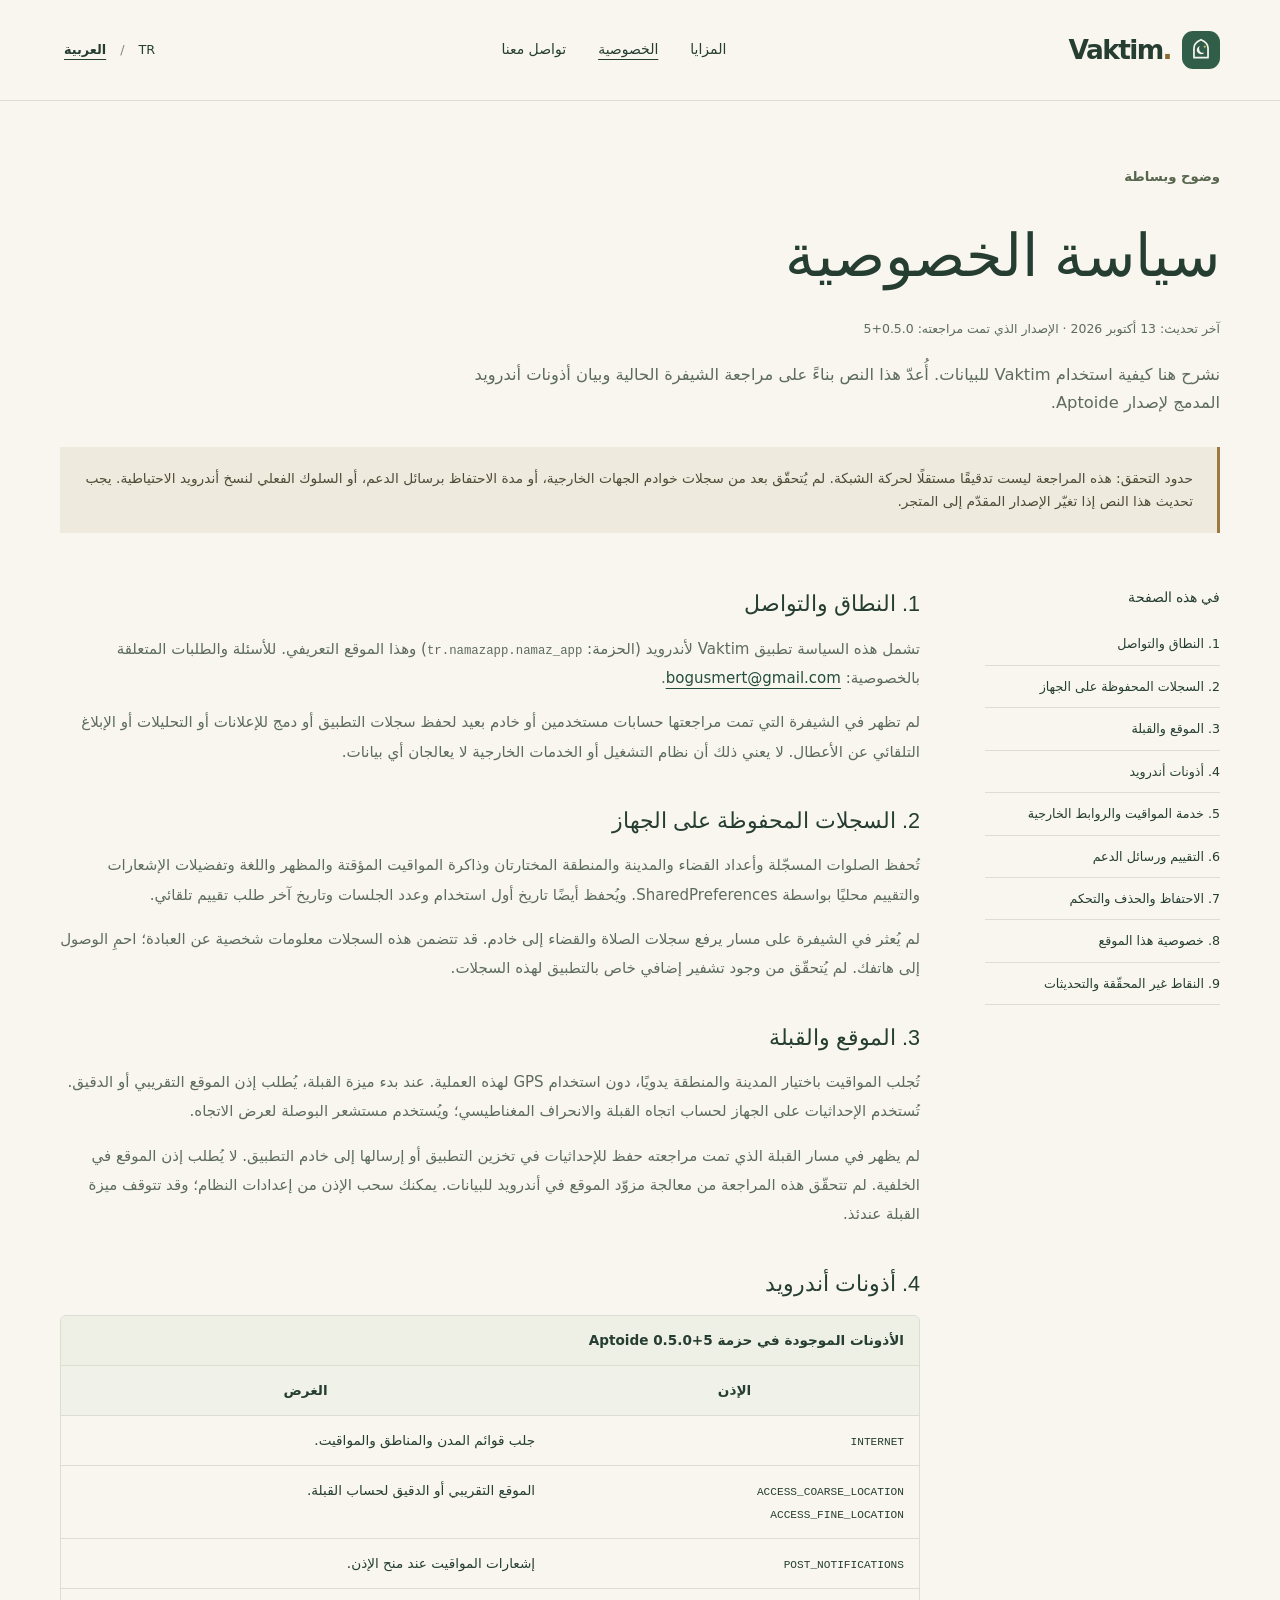
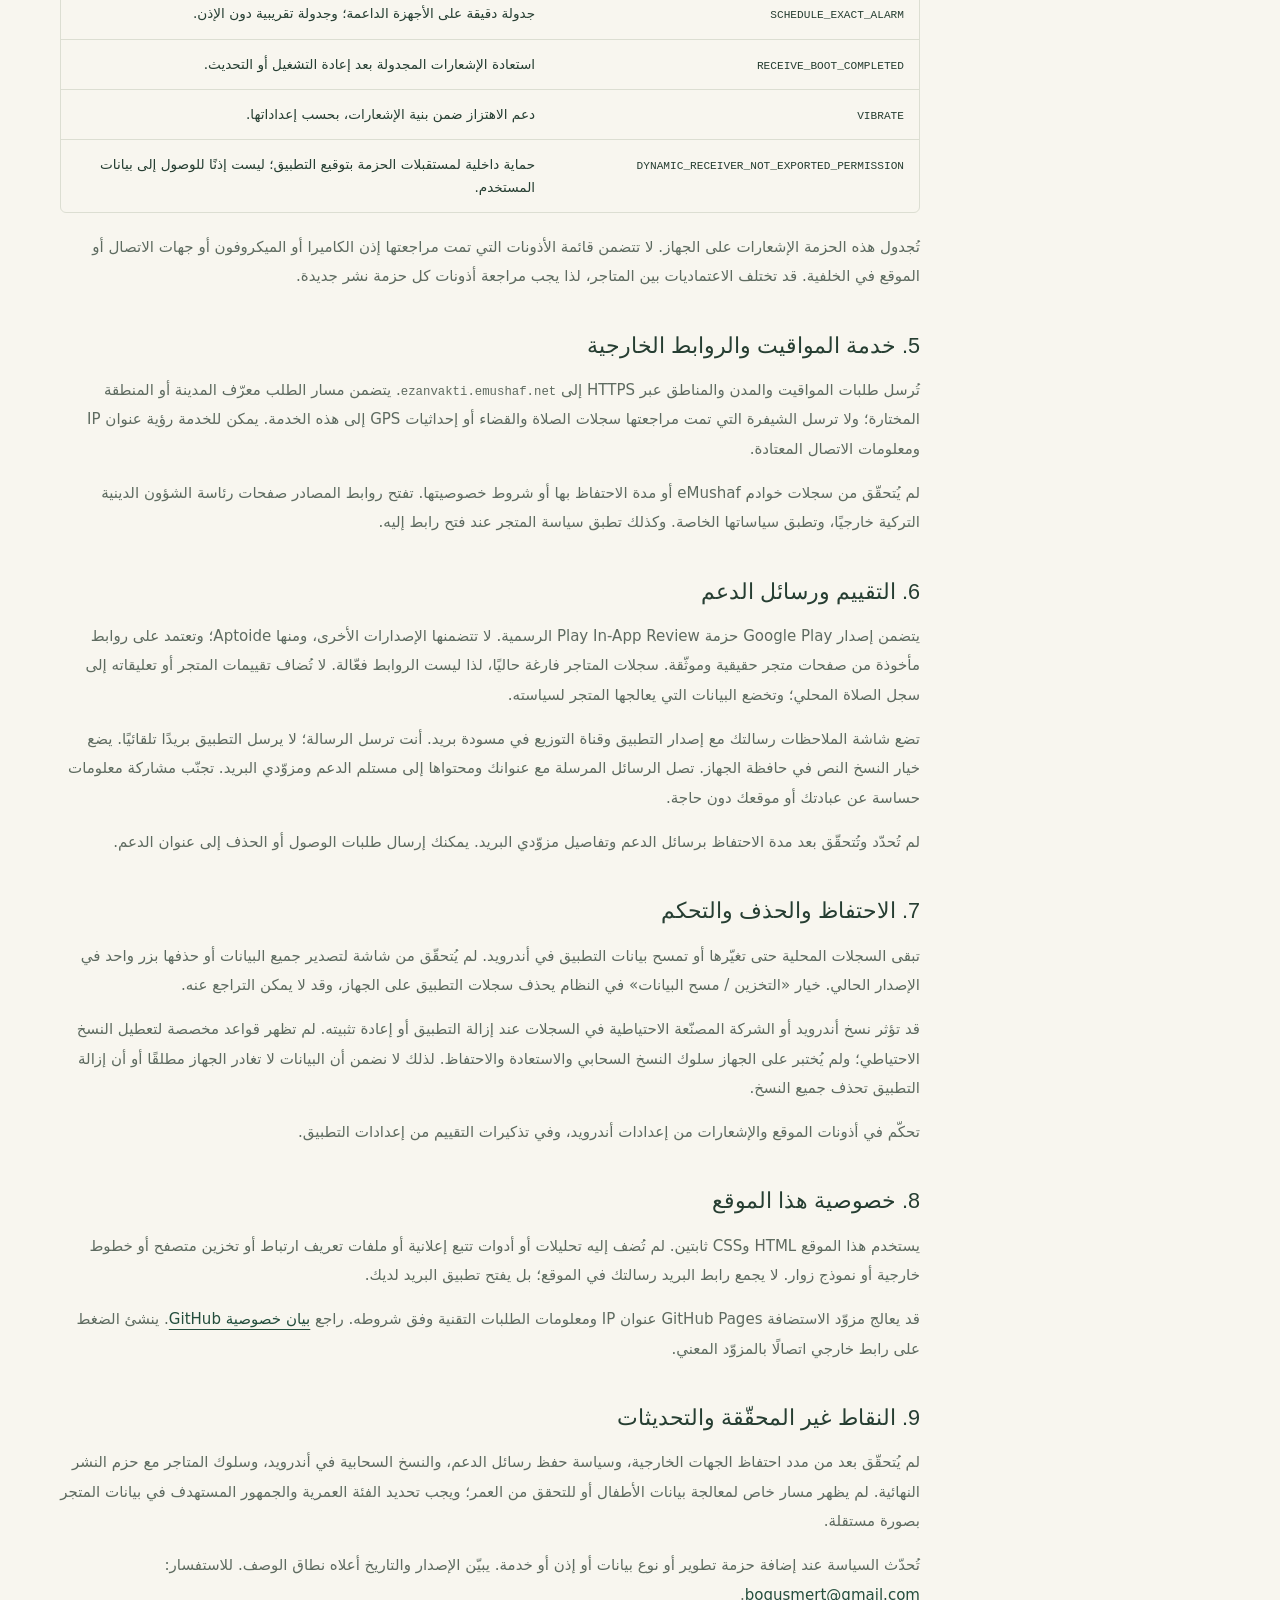
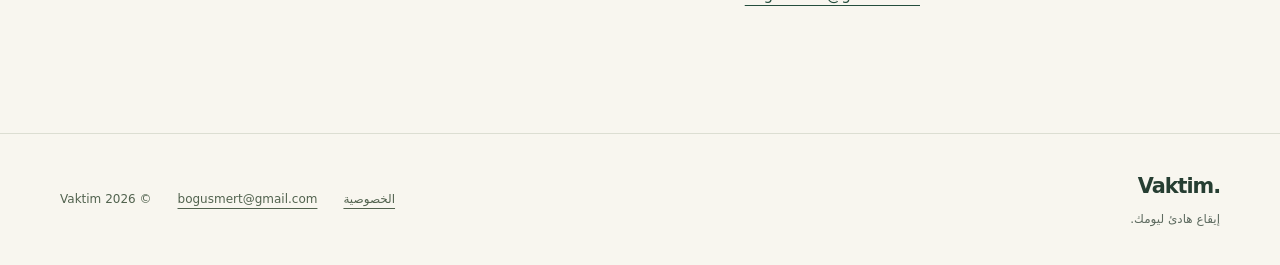
<file: docs/ar/privacy/index.html>
<!doctype html>
<html lang="ar" dir="rtl">
<head>
<meta charset="utf-8"><meta name="viewport" content="width=device-width, initial-scale=1">
<title>سياسة الخصوصية | Vaktim</title><meta name="description" content="معلومات عن أذونات تطبيق Vaktim، وسجلاته المحلية، واستخدام الموقع، وخدمات الجهات الخارجية، والخصوصية.">
<meta name="theme-color" content="#244e3d"><meta name="color-scheme" content="light">
<meta name="referrer" content="strict-origin-when-cross-origin">
<link rel="canonical" href="https://mertbogus.github.io/vaktim/ar/privacy/">
<link rel="alternate" hreflang="tr" href="https://mertbogus.github.io/vaktim/privacy/">
<link rel="alternate" hreflang="ar" href="https://mertbogus.github.io/vaktim/ar/privacy/">
<link rel="alternate" hreflang="x-default" href="https://mertbogus.github.io/vaktim/privacy/">
<meta property="og:type" content="website"><meta property="og:title" content="سياسة الخصوصية | Vaktim">
<meta property="og:description" content="معلومات عن أذونات تطبيق Vaktim، وسجلاته المحلية، واستخدام الموقع، وخدمات الجهات الخارجية، والخصوصية."><meta property="og:url" content="https://mertbogus.github.io/vaktim/ar/privacy/">
<meta property="og:locale" content="ar_AR">
<meta property="og:image" content="https://mertbogus.github.io/vaktim/assets/social.png"><meta property="og:image:width" content="1200"><meta property="og:image:height" content="630"><meta property="og:image:alt" content="Vaktim">
<meta name="twitter:card" content="summary_large_image">
<link rel="icon" type="image/svg+xml" href="../../assets/mark.svg">
<link rel="apple-touch-icon" href="../../assets/icon.png">
<link rel="stylesheet" href="../../assets/style.css">
<script type="application/ld+json">{"@context": "https://schema.org", "@type": "WebPage", "name": "Vaktim", "url": "https://mertbogus.github.io/vaktim/ar/privacy/", "inLanguage": "ar", "description": "معلومات عن أذونات تطبيق Vaktim، وسجلاته المحلية، واستخدام الموقع، وخدمات الجهات الخارجية، والخصوصية."}</script>
</head><body>
<a class="skip" href="#main">انتقل إلى المحتوى</a>
<header class="site-header"><div class="wrap header-inner">
<a class="brand" href="../../ar/" aria-label="Vaktim — الرئيسية"><img src="../../assets/mark.svg" width="38" height="38" alt=""><span dir="ltr">Vaktim<span class="brand-dot">.</span></span></a>
<nav class="navigation" aria-label="التنقل الرئيسي">
<a href="../../ar/#features">المزايا</a><a href="../../ar/privacy/" aria-current="page">الخصوصية</a><a href="../../ar/#contact">تواصل معنا</a>
</nav><nav class="language" aria-label="اللغة">
<a lang="tr" hreflang="tr" href="../../privacy/" >TR</a><span aria-hidden="true">/</span><a lang="ar" hreflang="ar" href="https://mertbogus.github.io/vaktim/ar/privacy/" aria-current="page">العربية</a>
</nav></div></header>
<main id="main" class="wrap policy-main"><div class="policy-heading"><p class="eyebrow">وضوح وبساطة</p><h1>سياسة الخصوصية</h1><p class="updated">آخر تحديث: 13 أكتوبر 2026 · الإصدار الذي تمت مراجعته: 0.5.0+5</p><p class="policy-summary">نشرح هنا كيفية استخدام Vaktim للبيانات. أُعدّ هذا النص بناءً على مراجعة الشيفرة الحالية وبيان أذونات أندرويد المدمج لإصدار Aptoide.</p></div><aside class="verification-note"><p>حدود التحقق: هذه المراجعة ليست تدقيقًا مستقلًا لحركة الشبكة. لم يُتحقّق بعد من سجلات خوادم الجهات الخارجية، أو مدة الاحتفاظ برسائل الدعم، أو السلوك الفعلي لنسخ أندرويد الاحتياطية. يجب تحديث هذا النص إذا تغيّر الإصدار المقدّم إلى المتجر.</p></aside><div class="policy-grid"><nav class="policy-toc" aria-label="في هذه الصفحة"><h2>في هذه الصفحة</h2><ol><li><a href="#scope">1. النطاق والتواصل</a></li><li><a href="#local">2. السجلات المحفوظة على الجهاز</a></li><li><a href="#location">3. الموقع والقبلة</a></li><li><a href="#permissions">4. أذونات أندرويد</a></li><li><a href="#network">5. خدمة المواقيت والروابط الخارجية</a></li><li><a href="#review">6. التقييم ورسائل الدعم</a></li><li><a href="#control">7. الاحتفاظ والحذف والتحكم</a></li><li><a href="#website">8. خصوصية هذا الموقع</a></li><li><a href="#updates">9. النقاط غير المحقّقة والتحديثات</a></li></ol></nav><article class="policy-content" aria-label="سياسة الخصوصية"><section id="scope"><h2>1. النطاق والتواصل</h2><p>تشمل هذه السياسة تطبيق Vaktim لأندرويد (الحزمة: <code>tr.namazapp.namaz_app</code>) وهذا الموقع التعريفي. للأسئلة والطلبات المتعلقة بالخصوصية: <a href="mailto:bogusmert@gmail.com" dir="ltr">bogusmert@gmail.com</a>.</p><p>لم تظهر في الشيفرة التي تمت مراجعتها حسابات مستخدمين أو خادم بعيد لحفظ سجلات التطبيق أو دمج للإعلانات أو التحليلات أو الإبلاغ التلقائي عن الأعطال. لا يعني ذلك أن نظام التشغيل أو الخدمات الخارجية لا يعالجان أي بيانات.</p></section><section id="local"><h2>2. السجلات المحفوظة على الجهاز</h2><p>تُحفظ الصلوات المسجّلة وأعداد القضاء والمدينة والمنطقة المختارتان وذاكرة المواقيت المؤقتة والمظهر واللغة وتفضيلات الإشعارات والتقييم محليًا بواسطة SharedPreferences. ويُحفظ أيضًا تاريخ أول استخدام وعدد الجلسات وتاريخ آخر طلب تقييم تلقائي.</p><p>لم يُعثر في الشيفرة على مسار يرفع سجلات الصلاة والقضاء إلى خادم. قد تتضمن هذه السجلات معلومات شخصية عن العبادة؛ احمِ الوصول إلى هاتفك. لم يُتحقّق من وجود تشفير إضافي خاص بالتطبيق لهذه السجلات.</p></section><section id="location"><h2>3. الموقع والقبلة</h2><p>تُجلب المواقيت باختيار المدينة والمنطقة يدويًا، دون استخدام GPS لهذه العملية. عند بدء ميزة القبلة، يُطلب إذن الموقع التقريبي أو الدقيق. تُستخدم الإحداثيات على الجهاز لحساب اتجاه القبلة والانحراف المغناطيسي؛ ويُستخدم مستشعر البوصلة لعرض الاتجاه.</p><p>لم يظهر في مسار القبلة الذي تمت مراجعته حفظ للإحداثيات في تخزين التطبيق أو إرسالها إلى خادم التطبيق. لا يُطلب إذن الموقع في الخلفية. لم تتحقّق هذه المراجعة من معالجة مزوّد الموقع في أندرويد للبيانات. يمكنك سحب الإذن من إعدادات النظام؛ وقد تتوقف ميزة القبلة عندئذ.</p></section><section id="permissions"><h2>4. أذونات أندرويد</h2><div class="table-scroll"><table><caption>الأذونات الموجودة في حزمة Aptoide 0.5.0+5</caption><thead><tr><th scope="col">الإذن</th><th scope="col">الغرض</th></tr></thead><tbody><tr><td><code>INTERNET</code></td><td>جلب قوائم المدن والمناطق والمواقيت.</td></tr><tr><td><code>ACCESS_COARSE_LOCATION</code><br><code>ACCESS_FINE_LOCATION</code></td><td>الموقع التقريبي أو الدقيق لحساب القبلة.</td></tr><tr><td><code>POST_NOTIFICATIONS</code></td><td>إشعارات المواقيت عند منح الإذن.</td></tr><tr><td><code>SCHEDULE_EXACT_ALARM</code></td><td>جدولة دقيقة على الأجهزة الداعمة؛ وجدولة تقريبية دون الإذن.</td></tr><tr><td><code>RECEIVE_BOOT_COMPLETED</code></td><td>استعادة الإشعارات المجدولة بعد إعادة التشغيل أو التحديث.</td></tr><tr><td><code>VIBRATE</code></td><td>دعم الاهتزاز ضمن بنية الإشعارات، بحسب إعداداتها.</td></tr><tr><td><code>DYNAMIC_RECEIVER_NOT_EXPORTED_PERMISSION</code></td><td>حماية داخلية لمستقبلات الحزمة بتوقيع التطبيق؛ ليست إذنًا للوصول إلى بيانات المستخدم.</td></tr></tbody></table></div><p>تُجدول هذه الحزمة الإشعارات على الجهاز. لا تتضمن قائمة الأذونات التي تمت مراجعتها إذن الكاميرا أو الميكروفون أو جهات الاتصال أو الموقع في الخلفية. قد تختلف الاعتماديات بين المتاجر، لذا يجب مراجعة أذونات كل حزمة نشر جديدة.</p></section><section id="network"><h2>5. خدمة المواقيت والروابط الخارجية</h2><p>تُرسل طلبات المواقيت والمدن والمناطق عبر HTTPS إلى <code>ezanvakti.emushaf.net</code>. يتضمن مسار الطلب معرّف المدينة أو المنطقة المختارة؛ ولا ترسل الشيفرة التي تمت مراجعتها سجلات الصلاة والقضاء أو إحداثيات GPS إلى هذه الخدمة. يمكن للخدمة رؤية عنوان IP ومعلومات الاتصال المعتادة.</p><p>لم يُتحقّق من سجلات خوادم eMushaf أو مدة الاحتفاظ بها أو شروط خصوصيتها. تفتح روابط المصادر صفحات رئاسة الشؤون الدينية التركية خارجيًا، وتطبق سياساتها الخاصة. وكذلك تطبق سياسة المتجر عند فتح رابط إليه.</p></section><section id="review"><h2>6. التقييم ورسائل الدعم</h2><p>يتضمن إصدار Google Play حزمة Play In-App Review الرسمية. لا تتضمنها الإصدارات الأخرى، ومنها Aptoide؛ وتعتمد على روابط مأخوذة من صفحات متجر حقيقية وموثّقة. سجلات المتاجر فارغة حاليًا، لذا ليست الروابط فعّالة. لا تُضاف تقييمات المتجر أو تعليقاته إلى سجل الصلاة المحلي؛ وتخضع البيانات التي يعالجها المتجر لسياسته.</p><p>تضع شاشة الملاحظات رسالتك مع إصدار التطبيق وقناة التوزيع في مسودة بريد. أنت ترسل الرسالة؛ لا يرسل التطبيق بريدًا تلقائيًا. يضع خيار النسخ النص في حافظة الجهاز. تصل الرسائل المرسلة مع عنوانك ومحتواها إلى مستلم الدعم ومزوّدي البريد. تجنّب مشاركة معلومات حساسة عن عبادتك أو موقعك دون حاجة.</p><p>لم تُحدّد وتُتحقّق بعد مدة الاحتفاظ برسائل الدعم وتفاصيل مزوّدي البريد. يمكنك إرسال طلبات الوصول أو الحذف إلى عنوان الدعم.</p></section><section id="control"><h2>7. الاحتفاظ والحذف والتحكم</h2><p>تبقى السجلات المحلية حتى تغيّرها أو تمسح بيانات التطبيق في أندرويد. لم يُتحقّق من شاشة لتصدير جميع البيانات أو حذفها بزر واحد في الإصدار الحالي. خيار «التخزين / مسح البيانات» في النظام يحذف سجلات التطبيق على الجهاز، وقد لا يمكن التراجع عنه.</p><p>قد تؤثر نسخ أندرويد أو الشركة المصنّعة الاحتياطية في السجلات عند إزالة التطبيق أو إعادة تثبيته. لم تظهر قواعد مخصصة لتعطيل النسخ الاحتياطي؛ ولم يُختبر على الجهاز سلوك النسخ السحابي والاستعادة والاحتفاظ. لذلك لا نضمن أن البيانات لا تغادر الجهاز مطلقًا أو أن إزالة التطبيق تحذف جميع النسخ.</p><p>تحكّم في أذونات الموقع والإشعارات من إعدادات أندرويد، وفي تذكيرات التقييم من إعدادات التطبيق.</p></section><section id="website"><h2>8. خصوصية هذا الموقع</h2><p>يستخدم هذا الموقع HTML وCSS ثابتين. لم تُضف إليه تحليلات أو أدوات تتبع إعلانية أو ملفات تعريف ارتباط أو تخزين متصفح أو خطوط خارجية أو نموذج زوار. لا يجمع رابط البريد رسالتك في الموقع؛ بل يفتح تطبيق البريد لديك.</p><p>قد يعالج مزوّد الاستضافة GitHub Pages عنوان IP ومعلومات الطلبات التقنية وفق شروطه. راجع <a href="https://docs.github.com/en/site-policy/privacy-policies/github-general-privacy-statement" rel="external noreferrer">بيان خصوصية GitHub</a>. ينشئ الضغط على رابط خارجي اتصالًا بالمزوّد المعني.</p></section><section id="updates"><h2>9. النقاط غير المحقّقة والتحديثات</h2><p>لم يُتحقّق بعد من مدد احتفاظ الجهات الخارجية، وسياسة حفظ رسائل الدعم، والنسخ السحابية في أندرويد، وسلوك المتاجر مع حزم النشر النهائية. لم يظهر مسار خاص لمعالجة بيانات الأطفال أو للتحقق من العمر؛ ويجب تحديد الفئة العمرية والجمهور المستهدف في بيانات المتجر بصورة مستقلة.</p><p>تُحدّث السياسة عند إضافة حزمة تطوير أو نوع بيانات أو إذن أو خدمة. يبيّن الإصدار والتاريخ أعلاه نطاق الوصف. للاستفسار: <a href="mailto:bogusmert@gmail.com" dir="ltr">bogusmert@gmail.com</a>.</p></section></article></div></main>
<footer class="site-footer"><div class="wrap footer-inner"><div><a class="footer-brand" href="../../ar/" dir="ltr">Vaktim.</a><p>إيقاع هادئ ليومك.</p></div><div class="footer-links"><a href="../../ar/privacy/">الخصوصية</a><a href="mailto:bogusmert@gmail.com" dir="ltr">bogusmert@gmail.com</a><span>© 2026 Vaktim</span></div></div></footer>
</body></html>
</file>
<file: styles.css>
:root{color-scheme:light;--ink:#14352c;--soft:#5b7269;--bg:#f8faf7;--accent:#176b50;--line:#dce8df}*{box-sizing:border-box}html{scroll-behavior:smooth}body{margin:0;background:var(--bg);color:var(--ink);font:16px/1.65 system-ui,-apple-system,"Segoe UI",sans-serif}.wrap{max-width:1040px;margin:auto;padding:24px}header{display:flex;justify-content:space-between;align-items:center;gap:20px;flex-wrap:wrap}.brand{font-weight:800;font-size:1.4rem;text-decoration:none}nav{display:flex;gap:20px;flex-wrap:wrap}a{color:var(--accent)}nav a{text-decoration:none;font-size:.92rem}.hero{padding:84px 0 70px;max-width:740px}.eyebrow{color:var(--accent);font-weight:700;font-size:.9rem}h1{font-size:clamp(2.35rem,6vw,4rem);line-height:1.15;letter-spacing:-.035em;margin:20px 0}h2{font-size:1.75rem;line-height:1.3}h3{margin:.1em 0}p{color:var(--soft)}.hero p{font-size:1.17rem}.actions{display:flex;flex-wrap:wrap;gap:12px;margin-top:28px}.button,.subbutton{display:inline-block;border-radius:12px;padding:11px 17px;text-decoration:none;font-weight:700}.button{background:var(--accent);color:white}.subbutton{border:1px solid var(--line)}.grid{display:grid;grid-template-columns:repeat(2,minmax(0,1fr));gap:18px;margin:24px 0 65px}article,.note,.document{background:white;border:1px solid var(--line);border-radius:18px;padding:24px}article p{margin-bottom:0}.note{margin-bottom:52px}footer{border-top:1px solid var(--line);color:var(--soft);font-size:.9rem}.document{max-width:820px;margin:50px auto}.warning{background:#fff6da;padding:14px 18px;border-radius:10px;border:1px solid #eedaa0;color:#6f4a13}@media(max-width:620px){.grid{grid-template-columns:1fr}.hero{padding:55px 0}header{align-items:flex-start}}
</file>
<file: docs/assets/style.css>
@charset "UTF-8";
:root{--cream:#f8f6ef;--ink:#263e32;--muted:#5e6b60;--green:#244e3d;--line:#dcded2;--gold:#c8ae72;--paper:#fffef9;--serif:Georgia,"Times New Roman",serif;color-scheme:light}
*{box-sizing:border-box}html{scroll-behavior:smooth;scroll-padding-top:28px}body{margin:0;background:var(--cream);color:var(--ink);font:16px/1.7 system-ui,-apple-system,"Segoe UI",Tahoma,Arial,sans-serif;-webkit-font-smoothing:antialiased}a{color:inherit;text-underline-offset:5px}a:hover{color:var(--green)}a:focus-visible,summary:focus-visible{outline:3px solid #906823;outline-offset:6px;border-radius:3px}img{max-width:100%;height:auto}h1,h2,h3,p,figure{margin:0}h1,h2{font-family:var(--serif);font-weight:400;letter-spacing:-.055em;line-height:1.09}h1{font-size:clamp(3.3rem,5.8vw,5.7rem)}h2{font-size:clamp(2.3rem,4vw,3.65rem)}h3{font-size:1.22rem;line-height:1.4;font-weight:600;letter-spacing:-.025em}p{color:var(--muted)}.wrap{width:min(1160px,calc(100% - 64px));margin-inline:auto}.skip{position:fixed;inset-block-start:-100px;inset-inline-start:20px;z-index:20;padding:12px 20px;background:var(--green);color:white}.skip:focus{inset-block-start:15px;color:white}.site-header{border-bottom:1px solid var(--line)}.header-inner{min-height:100px;display:flex;align-items:center;justify-content:space-between;gap:24px}.brand{display:flex;align-items:center;gap:11px;text-decoration:none;font-size:1.65rem;font-weight:700;letter-spacing:-.06em}.brand img{border-radius:11px;width:38px;height:38px}.brand-dot{color:#876b32}.navigation{display:flex;gap:32px;font-size:.875rem}.navigation a{text-decoration:none;padding-block:10px}.navigation a:hover,.navigation a[aria-current=page]{text-decoration:underline}.language{display:flex;align-items:center;gap:10px;font-size:.8rem}.language a{text-decoration:none;padding:9px 4px;min-height:44px;display:grid;place-items:center}.language a[aria-current=page]{font-weight:700;text-decoration:underline}.language span{color:#808878}.hero{display:grid;grid-template-columns:1.1fr .9fr;align-items:center;min-height:745px;gap:55px;padding-block:68px 86px}.eyebrow{font-size:.69rem;letter-spacing:.19em;font-weight:650;color:#58664e;margin-block-end:24px}.hero h1{margin-block-end:25px}.hero-intro{font-size:1.08rem;max-width:440px;line-height:1.85}.actions{display:flex;align-items:center;gap:30px;margin-block:33px}.button{display:inline-flex;align-items:center;justify-content:center;gap:27px;min-height:52px;padding:12px 23px;background:var(--green);color:#fffef4;border-radius:6px;text-decoration:none;font-size:.9rem;font-weight:550}.button:hover{background:#173a2c;color:white}.text-link{font-size:.86rem}.availability{display:flex;gap:9px;align-items:center;flex-wrap:wrap;font-size:.69rem}.status-dot{width:6px;height:6px;border-radius:50%;background:#497353;flex-shrink:0}.separator{margin-inline:2px}.hero-visual{position:relative;display:grid;place-items:center;padding-block:20px 0;isolation:isolate}.orbit{position:absolute;width:440px;height:440px;max-width:110%;border:1px solid #d7d8c7;border-radius:50%;z-index:-1}.orbit-one{transform:translateY(3px)}.orbit-two{width:340px;height:340px;border-color:#e0dfcf}.visual-star{position:absolute;inset-inline-end:0;inset-block-start:100px;font-size:35px;color:#9b7f43}.phone{width:270px;border:6px solid #2b3c31;border-radius:35px;background:var(--cream);box-shadow:0 22px 55px #22392c20;overflow:hidden;padding:9px 15px 0;transform:rotate(5deg)}.phone-bar{display:flex;justify-content:space-between;font-size:9px;margin-block:0 18px;padding-inline:5px;direction:ltr}.phone-brand{font-size:18px;font-weight:750;display:flex;justify-content:space-between;align-items:center;margin-bottom:20px}.phone-brand span{font-size:22px;color:#707b6a}.phone-title{font-size:21px;font-weight:650;color:var(--ink);line-height:1.3}.phone-place{font-size:10px;background:var(--paper);border:1px solid var(--line);border-radius:10px;padding:10px 12px;margin-block:13px}.next-prayer{position:relative;background:linear-gradient(120deg,#315e48,#204432);padding:17px 16px;border-radius:20px;color:white;overflow:hidden}.next-prayer:after{content:"";position:absolute;width:115px;height:115px;border:19px solid #ffffff09;border-radius:50%;inset-inline-end:-16px;inset-block-start:-37px;pointer-events:none}.phone-eyebrow{font-size:8px;letter-spacing:.12em;color:#d4dcc8}.next-prayer strong{display:block;font-size:25px;line-height:1.6}.countdown{display:block;font-weight:350;letter-spacing:.015em;font-size:33px;line-height:1.3}.next-prayer small{display:block;font-size:9px;margin-top:10px;color:#d3dcc7}.phone-section{font-size:12px;font-weight:650;color:var(--ink);margin-block:16px 10px}.prayer-list{list-style:none;margin:0;padding:3px 10px;border:1px solid var(--line);border-radius:17px;background:var(--paper)}.prayer-list li{display:flex;justify-content:space-between;align-items:center;font-size:11px;min-height:36px;border-bottom:1px solid var(--line);padding:4px 5px}.prayer-list li:last-child{border:0}.prayer-list .selected{background:#edf0e4;border-radius:9px}.prayer-list b{font-weight:550}.phone-tabs{display:flex;justify-content:space-between;gap:6px;font-size:8px;margin:18px -15px 0;padding:12px 12px 14px;background:var(--paper);border-top:1px solid var(--line);font-weight:650}.hero-visual figcaption{font-size:.67rem;margin-top:34px;color:#5e6b60}.section-intro{max-width:560px;margin-block-end:43px}.section-intro h2{margin-block-end:16px}.section-intro p:last-child{font-size:.95rem}.features-section{border-top:1px solid var(--line);padding-block:85px 100px}.feature-grid{display:grid;grid-template-columns:repeat(3,1fr);column-gap:48px;row-gap:42px}.feature{padding-block-start:23px;border-top:1px solid var(--line)}.feature-number{display:block;font-size:.72rem;color:#68735f;font-variant-numeric:tabular-nums;margin-block-end:14px}.feature h3{margin-block-end:10px}.feature p{font-size:.9rem;line-height:1.85;max-width:310px}.quiet-section{background:var(--green);color:var(--cream);padding-block:85px}.quiet-grid{display:grid;grid-template-columns:1.2fr 1fr;gap:100px;align-items:center}.quiet-section .eyebrow{color:#d4cba7}.quiet-section h2{font-size:clamp(2.1rem,3.5vw,3.1rem)}.quiet-text{color:#d0dace;font-size:.93rem;margin-top:22px;max-width:460px}.quiet-symbol{position:relative;width:80px;font-size:70px;color:#d7be86;margin-top:15px;line-height:1}.quiet-symbol i{position:absolute;font-style:normal;font-size:21px;top:18px;inset-inline-end:0}.principles{list-style:none;padding:0;margin:0;display:grid;gap:32px}.principles li{display:flex;gap:18px;align-items:flex-start}.check{border:1px solid #6a8976;width:28px;height:28px;flex-shrink:0;border-radius:50%;text-align:center;font-size:12px;line-height:26px;color:#ddc998}.principles h3{font-size:1.05rem;margin-bottom:7px}.principles p{font-size:.86rem;color:#d0dace}.download-section{text-align:center;padding-block:95px 85px;max-width:840px}.download-section h2{margin-bottom:21px}.download-section>p:not(.eyebrow){max-width:640px;margin-inline:auto;font-size:.93rem}.coming-soon{display:inline-block;margin-top:27px;padding:9px 17px;border:1px solid #c6d0bd;border-radius:6px;font-size:.8rem;color:#445a3d;background:#edf0e5}.store-list{list-style:none;padding:0;margin:28px 0 0;display:flex;flex-wrap:wrap;gap:12px 24px;justify-content:center;color:#596550;font-size:.77rem;direction:ltr}.faq-section{display:grid;grid-template-columns:1fr 1.6fr;gap:70px;border-top:1px solid var(--line);padding-block:70px 80px}.faq-section h2{font-size:2.5rem}.faq-list details{border-bottom:1px solid var(--line)}.faq-list summary{list-style:none;display:flex;justify-content:space-between;align-items:center;gap:20px;font-size:.94rem;font-weight:550;padding-block:20px;cursor:pointer}.faq-list summary::-webkit-details-marker{display:none}.faq-list summary span{font-size:23px;font-weight:300;flex-shrink:0}.faq-list details[open] summary span{transform:rotate(45deg)}.faq-list details p{font-size:.87rem;padding-block:0 24px;line-height:1.9}.contact-section{padding-block:70px 80px;border-top:1px solid var(--line);display:grid;grid-template-columns:1.2fr 1fr;gap:60px;align-items:center}.contact-section h2{font-size:2.4rem;margin-bottom:18px}.contact-section p:not(.eyebrow){font-size:.9rem;max-width:440px}.email-link{display:inline-flex;align-items:center;gap:15px;font-size:clamp(1.05rem,2.2vw,1.5rem);text-decoration:none;border-bottom:1px solid #81947c;padding-block:10px}.email-link span{font-size:20px}.contact-section .contact-note{font-size:.73rem!important;margin-top:12px;max-width:330px!important}.site-footer{border-top:1px solid var(--line);padding-block:35px}.footer-inner{display:flex;justify-content:space-between;gap:35px}.footer-brand{font-size:1.3rem;font-weight:700;text-decoration:none;letter-spacing:-.05em}.footer-inner p{font-size:.75rem;margin-top:5px}.footer-links{display:flex;flex-wrap:wrap;gap:14px 26px;align-items:center;font-size:.75rem;color:#52634f}.footer-links a{padding-block:8px}.policy-main{padding-block:65px 85px}.policy-heading{max-width:790px;margin-bottom:30px}.policy-heading h1{font-size:clamp(2.9rem,5.2vw,4.5rem);margin-bottom:20px}.updated{font-size:.78rem;margin-bottom:22px}.policy-summary{font-size:1.02rem}.verification-note{padding:20px 24px;border-inline-start:3px solid #9b7b40;background:#eeeadd;max-width:100%;margin-bottom:55px}.verification-note p{font-size:.86rem;color:#514c37}.policy-grid{display:grid;grid-template-columns:235px minmax(0,1fr);gap:65px;align-items:start}.policy-toc{position:sticky;top:24px}.policy-toc h2{font-family:inherit;font-size:.85rem;font-weight:700;letter-spacing:0;margin-bottom:15px}.policy-toc ol{list-style:none;padding:0;margin:0;font-size:.79rem}.policy-toc li{border-bottom:1px solid var(--line)}.policy-toc a{display:block;padding-block:10px;text-decoration:none}.policy-toc a:hover{text-decoration:underline}.policy-content section{margin-block-end:38px;scroll-margin-top:24px}.policy-content h2{font-family:inherit;font-size:1.35rem;font-weight:600;letter-spacing:-.025em;line-height:1.4;margin-bottom:15px}.policy-content p{font-size:.94rem;line-height:1.95;margin-bottom:15px}.policy-content a{color:#244e3d}.policy-content code{direction:ltr;unicode-bidi:isolate;font-size:.82em;overflow-wrap:anywhere}.table-scroll{overflow-x:auto;border:1px solid var(--line);border-radius:6px;margin-block:16px 20px}table{border-collapse:collapse;width:100%;font-size:.85rem;text-align:start}caption{text-align:start;padding:13px 15px;font-weight:600;background:#eeefe5}th,td{padding:13px 15px;border-top:1px solid var(--line);vertical-align:top}th{font-weight:650;background:#f0f1e8}td:first-child{width:43%}td code{white-space:normal}html[dir=rtl] h1,html[dir=rtl] h2{font-family:Tahoma,"Segoe UI",Arial,sans-serif;letter-spacing:0;font-weight:500;line-height:1.45}html[dir=rtl] h1{font-size:clamp(2.9rem,5vw,4.7rem)}html[dir=rtl] .eyebrow{letter-spacing:0;font-size:.83rem}html[dir=rtl] .phone{transform:rotate(-5deg)}html[dir=rtl] .hero-intro{line-height:2}html[dir=rtl] .policy-heading h1{font-size:clamp(2.5rem,4.6vw,4rem)}html[dir=rtl] .phone-title{font-size:19px}html[dir=rtl] .countdown{direction:ltr;text-align:right}
@media(min-width:1500px){.hero{min-height:800px}}@media(max-width:950px){.wrap{width:calc(100% - 48px)}.hero{gap:22px;min-height:700px}.hero h1{font-size:3.8rem}.hero-intro{font-size:1rem}.orbit{width:340px;height:340px}.orbit-two{width:260px;height:260px}.hero-visual .visual-star{inset-inline-end:0;inset-block-start:48px}.feature-grid{column-gap:28px}.quiet-grid{gap:45px}.faq-section{gap:35px;grid-template-columns:1fr 1.5fr}.contact-section{gap:25px}.policy-grid{gap:35px;grid-template-columns:190px minmax(0,1fr)}}
@media(max-width:680px){.wrap{width:calc(100% - 40px)}.header-inner{min-height:88px;gap:8px 18px;flex-wrap:wrap;padding-block:17px}.brand{font-size:1.45rem}.brand img{width:32px;height:32px}.navigation{order:3;flex-basis:100%;justify-content:center;gap:30px;font-size:.8rem;border-top:1px solid var(--line);padding-top:8px;margin-top:5px}.navigation a{padding-block:5px}.language{margin-inline-start:auto;gap:7px}.hero{grid-template-columns:1fr;gap:32px;padding-block:52px 55px;min-height:0}.hero h1{font-size:clamp(3.25rem,11vw,4.4rem);margin-bottom:22px}.eyebrow{font-size:.62rem;margin-bottom:21px}.hero-intro{max-width:420px;font-size:1rem}.actions{gap:24px;margin-block:28px}.availability{font-size:.65rem}.hero-visual{margin-top:5px;padding-top:10px;padding-bottom:0}.phone{width:250px}.orbit{width:330px;height:330px;max-width:105%}.orbit-two{width:245px;height:245px}.visual-star{inset-inline-end:6%!important}.features-section{padding-block:55px 65px}.section-intro{margin-bottom:30px}.feature-grid{grid-template-columns:repeat(2,minmax(0,1fr));gap:30px 22px}.feature{padding-top:18px}.feature h3{font-size:1.04rem}.feature p{font-size:.83rem}.quiet-section{padding-block:55px}.quiet-grid{grid-template-columns:1fr;gap:35px}.quiet-symbol{display:none}.principles{gap:24px}.download-section{padding-block:60px}.download-section h2{font-size:2.45rem}.faq-section{grid-template-columns:1fr;gap:24px;padding-block:50px 55px}.faq-section h2{font-size:2.2rem}.faq-list summary{font-size:.9rem}.contact-section{grid-template-columns:1fr;gap:25px;padding-block:50px}.contact-section h2{font-size:2.1rem}.email-link{font-size:1.25rem}.footer-inner{flex-direction:column;gap:15px}.footer-links{gap:8px 24px}.policy-main{padding-block:45px 60px}.policy-grid{grid-template-columns:1fr;gap:35px}.policy-toc{position:static}.policy-toc ol{columns:2;column-gap:22px}.policy-toc li{break-inside:avoid}.policy-heading h1{font-size:2.8rem}.verification-note{padding:18px;margin-bottom:35px}.policy-content h2{font-size:1.23rem}.policy-content p{font-size:.91rem}th,td{padding:11px 10px}html[dir=rtl] .hero h1{font-size:clamp(2.8rem,9vw,3.8rem)}}
@media(max-width:360px){.wrap{width:calc(100% - 32px)}.feature-grid{grid-template-columns:1fr}.hero h1{font-size:3rem}.navigation{gap:20px}.policy-toc ol{columns:1}.phone{width:240px}.hero-visual figcaption{font-size:.61rem}.email-link{font-size:1.1rem}}
@media(prefers-reduced-motion:reduce){html{scroll-behavior:auto}}@media(print){.hero-visual,.navigation,.language,.policy-toc,.site-footer{display:none}.wrap{width:100%}.policy-grid{display:block}body{background:white}.verification-note{border:1px solid #888}a{color:black}}
</file>
